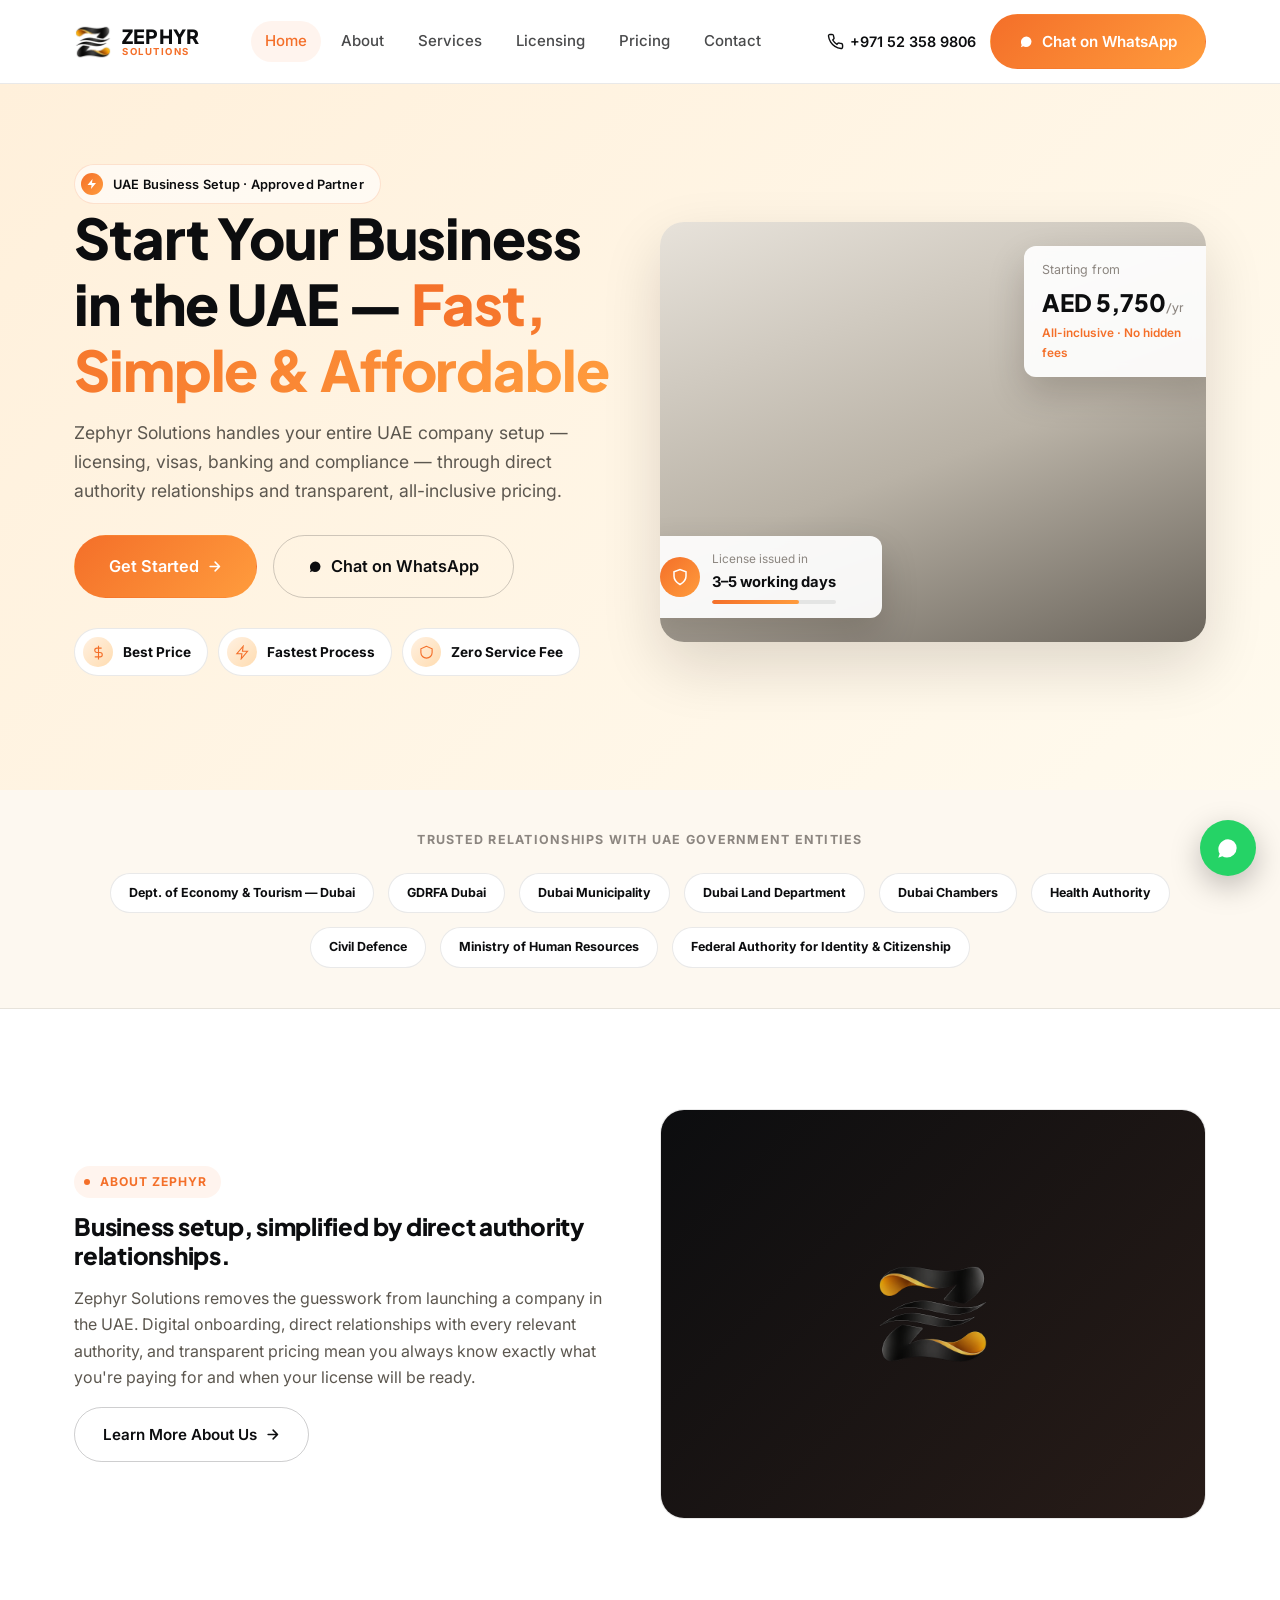
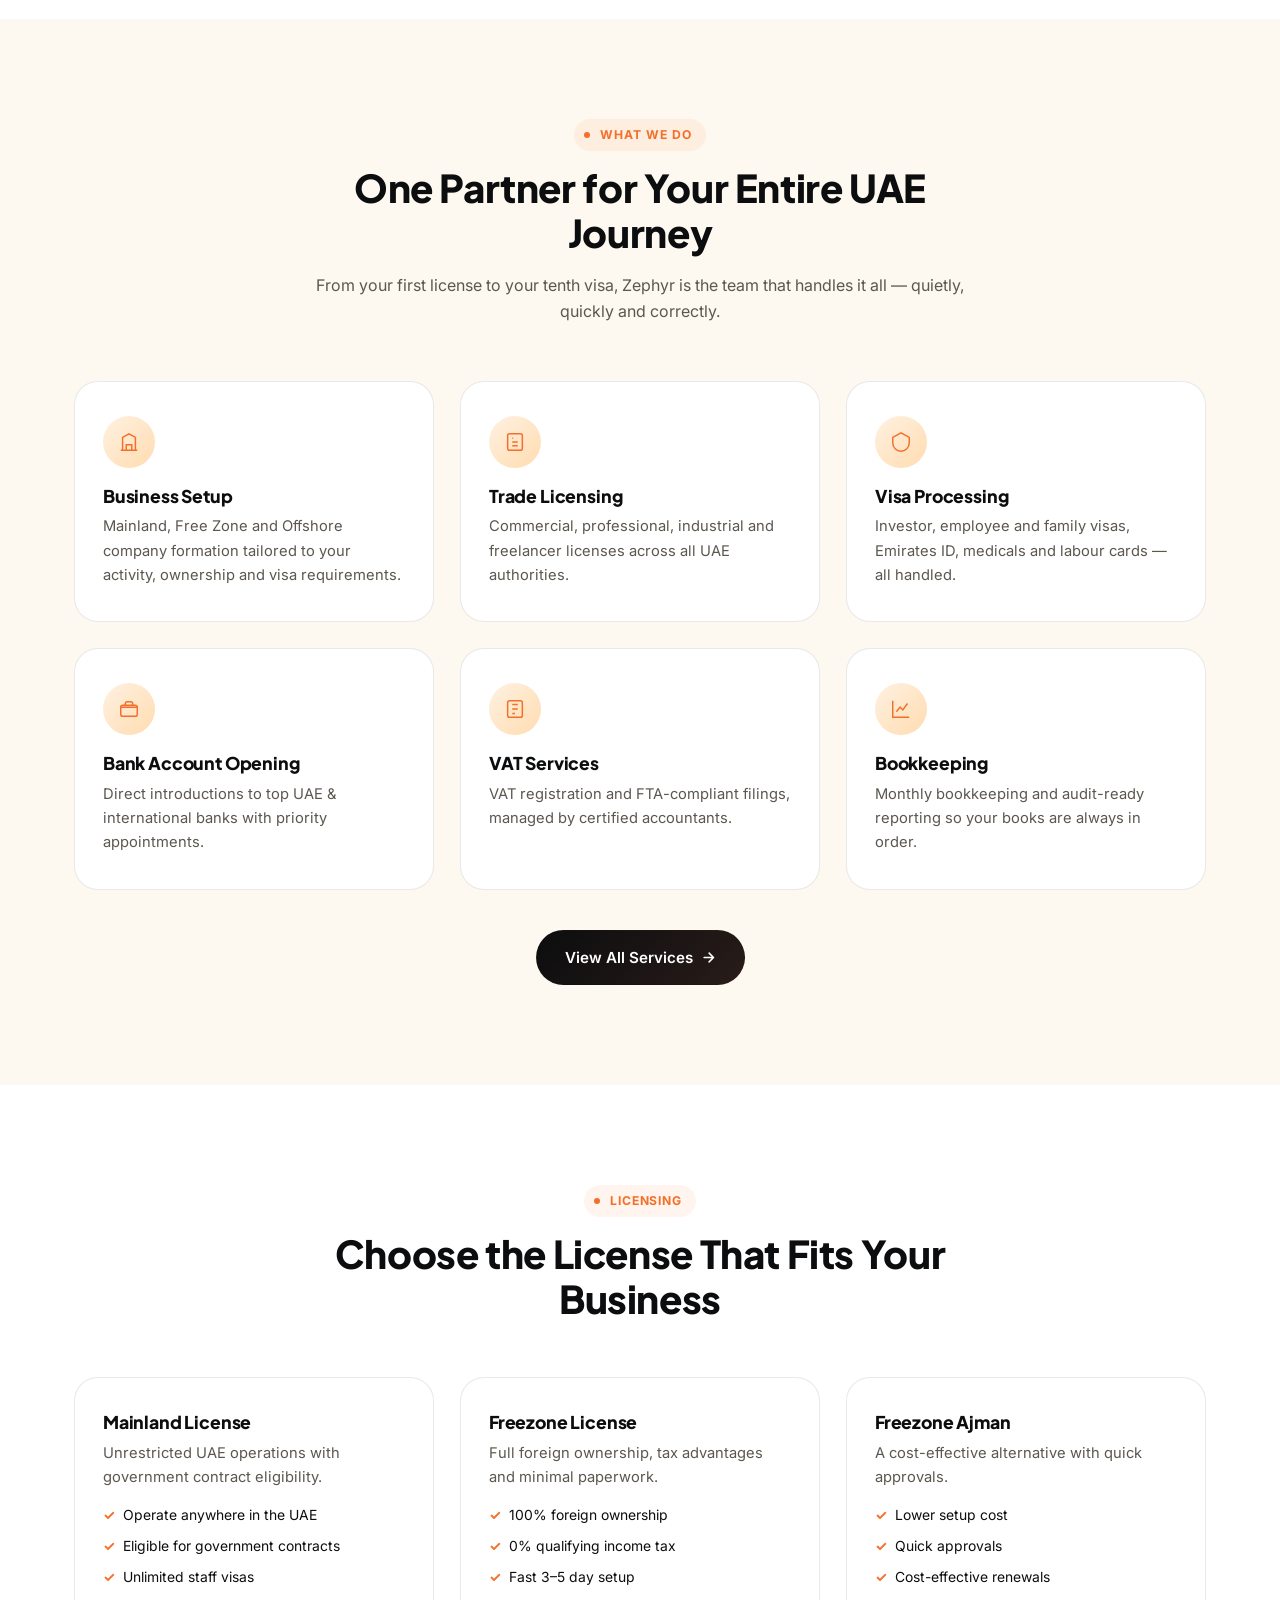
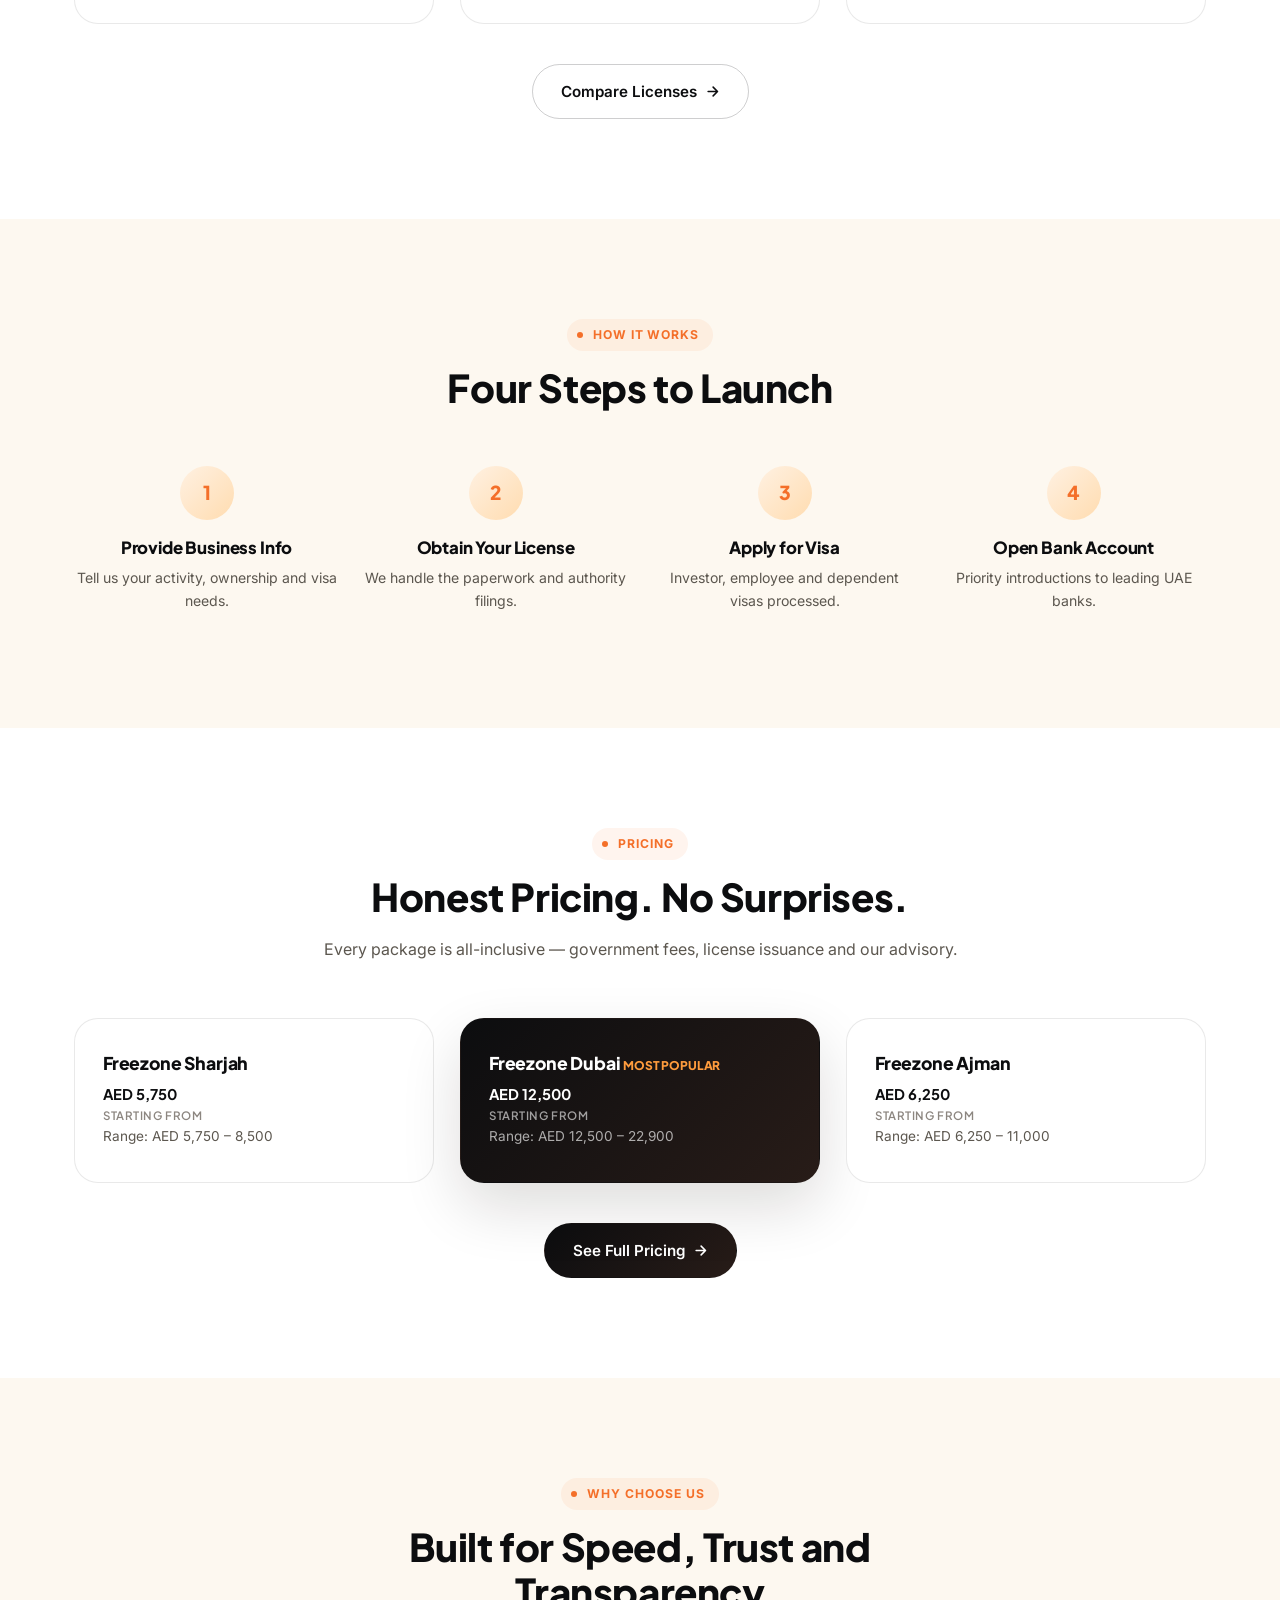
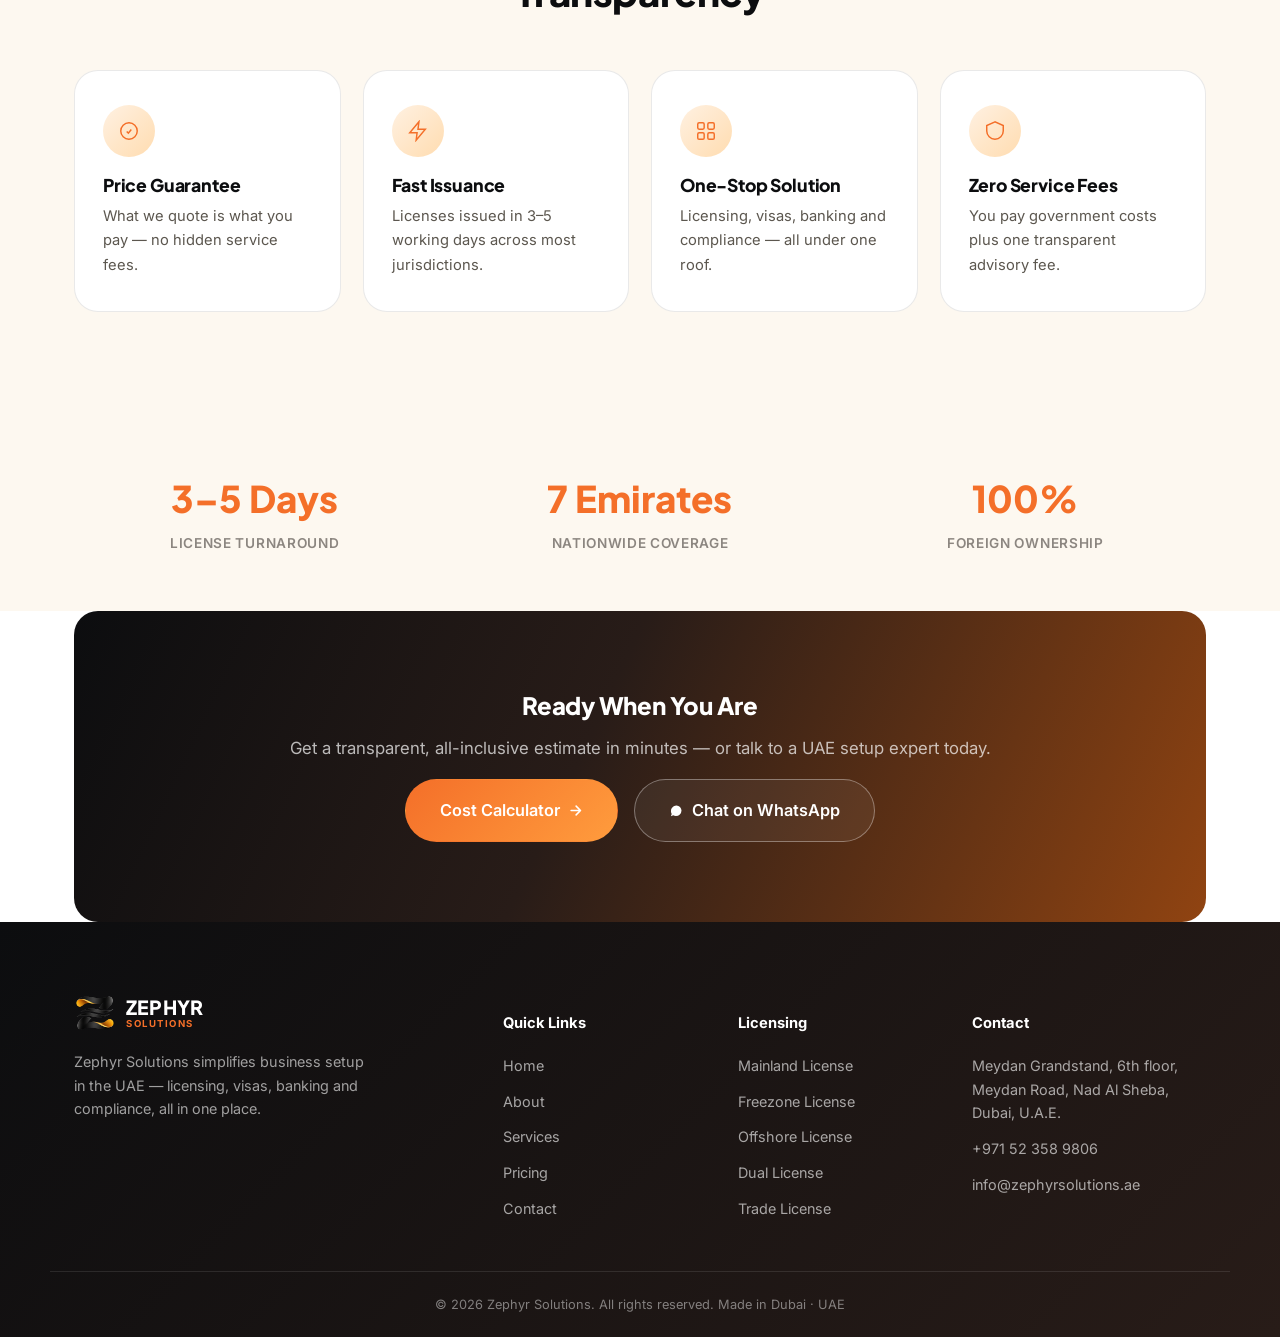
<file: index.html>
<!DOCTYPE html>
<html lang="en">
<head>
<meta charset="UTF-8">
<meta name="viewport" content="width=device-width, initial-scale=1.0">
<title>Zephyr Solutions | Start Your Business in the UAE</title>
<meta name="description" content="Start your business in the UAE with Zephyr Solutions. Company formation, licensing, visas, banking and compliance — fast, transparent and fully managed.">
<link rel="icon" type="image/png" href="assets/img/icon-mark.png">
<link rel="preconnect" href="https://fonts.googleapis.com">
<link rel="preconnect" href="https://fonts.gstatic.com" crossorigin>
<link href="https://fonts.googleapis.com/css2?family=Plus+Jakarta+Sans:wght@700;800&family=Inter:wght@400;500;600;700&display=swap" rel="stylesheet">
<link rel="stylesheet" href="css/style.css">
</head>
<body>

<header class="site-header" id="header">
  <div class="container header-inner">
    <a href="index.html" class="brand"><img src="assets/img/icon-mark.png" alt="" class="brand-icon"><span class="brand-text"><strong>ZEPHYR</strong><small>SOLUTIONS</small></span></a>
    <nav class="main-nav" id="mainNav">
      <a href="index.html" class="active">Home</a>
      <a href="about.html">About</a>
      <a href="services.html">Services</a>
      <a href="licensing.html">Licensing</a>
      <a href="pricing.html">Pricing</a>
      <a href="contact.html">Contact</a>
    </nav>
    <div class="header-actions">
      <a href="tel:+971523589806" class="header-call">
        <svg viewBox="0 0 24 24" fill="none" stroke="currentColor" stroke-width="2"><path d="M22 16.92v3a2 2 0 0 1-2.18 2 19.79 19.79 0 0 1-8.63-3.07 19.5 19.5 0 0 1-6-6 19.79 19.79 0 0 1-3.07-8.67A2 2 0 0 1 4.11 2h3a2 2 0 0 1 2 1.72c.127.96.361 1.903.7 2.81a2 2 0 0 1-.45 2.11L8.09 9.91a16 16 0 0 0 6 6l1.27-1.27a2 2 0 0 1 2.11-.45c.907.339 1.85.573 2.81.7A2 2 0 0 1 22 16.92z"/></svg>
        <span>+971 52 358 9806</span>
      </a>
      <a href="https://wa.me/971523589806" target="_blank" rel="noopener" class="btn-whatsapp btn btn-gold">Chat on WhatsApp</a>
      <button class="nav-toggle" id="navToggle" aria-label="Toggle menu" aria-expanded="false"><span></span><span></span><span></span></button>
    </div>
  </div>
</header>

<main>
  <!-- HERO -->
  <section class="page-hero">
    <div class="container hero-inner grid-2">
      <div>
        <span class="pill pill--icon"><span class="pill-icon-badge"><svg viewBox="0 0 24 24" fill="currentColor"><path d="M13 2 3 14h8l-1 8 10-12h-8l1-8Z"/></svg></span>UAE Business Setup · Approved Partner</span>
        <h1>Start Your Business in the UAE — <span class="accent-text">Fast, Simple &amp; Affordable</span></h1>
        <p class="hero-sub">Zephyr Solutions handles your entire UAE company setup — licensing, visas, banking and compliance — through direct authority relationships and transparent, all-inclusive pricing.</p>
        <div class="hero-cta">
          <a href="contact.html" class="btn btn-gold btn-lg">Get Started</a>
          <a href="https://wa.me/971523589806" target="_blank" rel="noopener" class="btn-whatsapp btn btn-outline btn-lg">Chat on WhatsApp</a>
        </div>
        <div class="hero-badges" style="margin-top:30px;">
          <span class="feature-badge"><span class="feature-badge-icon"><svg viewBox="0 0 24 24" fill="none" stroke="currentColor" stroke-width="1.8"><path d="M12 1v22M17 5H9.5a3.5 3.5 0 0 0 0 7h5a3.5 3.5 0 0 1 0 7H6"/></svg></span>Best Price</span>
          <span class="feature-badge"><span class="feature-badge-icon"><svg viewBox="0 0 24 24" fill="none" stroke="currentColor" stroke-width="1.8"><path d="M13 2 3 14h8l-1 8 10-12h-8l1-8Z"/></svg></span>Fastest Process</span>
          <span class="feature-badge"><span class="feature-badge-icon"><svg viewBox="0 0 24 24" fill="none" stroke="currentColor" stroke-width="1.8"><path d="M12 2 3 6v6c0 5 4 9 9 9s9-4 9-9V6Z"/></svg></span>Zero Service Fee</span>
        </div>
      </div>
      <div class="hero-visual">
        <div class="hero-visual-panel">
          <div class="float-card float-card--top">
            <div class="fc-label">Starting from</div>
            <div class="fc-price">AED 5,750<span>/yr</span></div>
            <div class="fc-note">All-inclusive · No hidden fees</div>
          </div>
          <div class="float-card float-card--bottom">
            <div class="fc-icon"><svg width="18" height="18" viewBox="0 0 24 24" fill="none" stroke="currentColor" stroke-width="2"><path d="M12 22s8-4.5 8-11V5l-8-3-8 3v6c0 6.5 8 11 8 11Z"/></svg></div>
            <div>
              <div class="fc-label">License issued in</div>
              <div class="fc-value">3–5 working days</div>
              <div class="fc-bar"><span></span></div>
            </div>
          </div>
        </div>
      </div>
    </div>
  </section>

  <!-- PARTNER STRIP -->
  <section class="partner-strip">
    <div class="container">
      <p class="strip-label">Trusted relationships with UAE government entities</p>
      <div class="partner-grid">
        <span class="partner-badge">Dept. of Economy &amp; Tourism — Dubai</span>
        <span class="partner-badge">GDRFA Dubai</span>
        <span class="partner-badge">Dubai Municipality</span>
        <span class="partner-badge">Dubai Land Department</span>
        <span class="partner-badge">Dubai Chambers</span>
        <span class="partner-badge">Health Authority</span>
        <span class="partner-badge">Civil Defence</span>
        <span class="partner-badge">Ministry of Human Resources</span>
        <span class="partner-badge">Federal Authority for Identity &amp; Citizenship</span>
      </div>
    </div>
  </section>

  <!-- ABOUT TEASER -->
  <section class="section">
    <div class="container grid-2">
      <div class="reveal">
        <span class="eyebrow">About Zephyr</span>
        <h2>Business setup, simplified by direct authority relationships.</h2>
        <p>Zephyr Solutions removes the guesswork from launching a company in the UAE. Digital onboarding, direct relationships with every relevant authority, and transparent pricing mean you always know exactly what you're paying for and when your license will be ready.</p>
        <a href="about.html" class="btn btn-outline">Learn More About Us</a>
      </div>
      <div class="reveal">
        <div class="card" style="padding:0; overflow:hidden;">
          <div style="aspect-ratio:4/3; background:var(--ink-grad); display:flex; align-items:center; justify-content:center;">
            <img src="assets/img/icon-mark.png" alt="" style="width:22%; opacity:0.85;">
          </div>
        </div>
      </div>
    </div>
  </section>

  <!-- SERVICES TEASER -->
  <section class="section section--tint">
    <div class="container">
      <div class="section-head">
        <span class="eyebrow">What We Do</span>
        <h2>One Partner for Your Entire UAE Journey</h2>
        <p>From your first license to your tenth visa, Zephyr is the team that handles it all — quietly, quickly and correctly.</p>
      </div>
      <div class="grid-3">
        <div class="card reveal">
          <div class="card-icon"><svg viewBox="0 0 24 24" fill="none" stroke="currentColor" stroke-width="1.6"><path d="M3 21h18M5 21V7l7-4 7 4v14M9 21v-6h6v6"/></svg></div>
          <h3>Business Setup</h3>
          <p>Mainland, Free Zone and Offshore company formation tailored to your activity, ownership and visa requirements.</p>
        </div>
        <div class="card reveal">
          <div class="card-icon"><svg viewBox="0 0 24 24" fill="none" stroke="currentColor" stroke-width="1.6"><path d="M9 12h6M9 16h6M9 8h1"/><rect x="4" y="3" width="16" height="18" rx="2"/></svg></div>
          <h3>Trade Licensing</h3>
          <p>Commercial, professional, industrial and freelancer licenses across all UAE authorities.</p>
        </div>
        <div class="card reveal">
          <div class="card-icon"><svg viewBox="0 0 24 24" fill="none" stroke="currentColor" stroke-width="1.6"><path d="M12 2 3 7v6c0 5 4 9 9 9s9-4 9-9V7Z"/></svg></div>
          <h3>Visa Processing</h3>
          <p>Investor, employee and family visas, Emirates ID, medicals and labour cards — all handled.</p>
        </div>
        <div class="card reveal">
          <div class="card-icon"><svg viewBox="0 0 24 24" fill="none" stroke="currentColor" stroke-width="1.6"><rect x="3" y="8" width="18" height="12" rx="2"/><path d="M3 10h18M8 8V6a2 2 0 0 1 2-2h4a2 2 0 0 1 2 2v2"/></svg></div>
          <h3>Bank Account Opening</h3>
          <p>Direct introductions to top UAE &amp; international banks with priority appointments.</p>
        </div>
        <div class="card reveal">
          <div class="card-icon"><svg viewBox="0 0 24 24" fill="none" stroke="currentColor" stroke-width="1.6"><path d="M9 7h6M9 12h6M9 17h3"/><rect x="4" y="3" width="16" height="18" rx="2"/></svg></div>
          <h3>VAT Services</h3>
          <p>VAT registration and FTA-compliant filings, managed by certified accountants.</p>
        </div>
        <div class="card reveal">
          <div class="card-icon"><svg viewBox="0 0 24 24" fill="none" stroke="currentColor" stroke-width="1.6"><path d="M3 3v18h18M7 15l4-5 3 3 5-7"/></svg></div>
          <h3>Bookkeeping</h3>
          <p>Monthly bookkeeping and audit-ready reporting so your books are always in order.</p>
        </div>
      </div>
      <div style="text-align:center; margin-top:40px;">
        <a href="services.html" class="btn btn-primary">View All Services</a>
      </div>
    </div>
  </section>

  <!-- LICENSING TEASER -->
  <section class="section">
    <div class="container">
      <div class="section-head">
        <span class="eyebrow">Licensing</span>
        <h2>Choose the License That Fits Your Business</h2>
      </div>
      <div class="grid-3">
        <div class="card reveal">
          <h3>Mainland License</h3>
          <p>Unrestricted UAE operations with government contract eligibility.</p>
          <ul>
            <li>Operate anywhere in the UAE</li>
            <li>Eligible for government contracts</li>
            <li>Unlimited staff visas</li>
          </ul>
        </div>
        <div class="card reveal">
          <h3>Freezone License</h3>
          <p>Full foreign ownership, tax advantages and minimal paperwork.</p>
          <ul>
            <li>100% foreign ownership</li>
            <li>0% qualifying income tax</li>
            <li>Fast 3–5 day setup</li>
          </ul>
        </div>
        <div class="card reveal">
          <h3>Freezone Ajman</h3>
          <p>A cost-effective alternative with quick approvals.</p>
          <ul>
            <li>Lower setup cost</li>
            <li>Quick approvals</li>
            <li>Cost-effective renewals</li>
          </ul>
        </div>
      </div>
      <div style="text-align:center; margin-top:40px;">
        <a href="licensing.html" class="btn btn-outline">Compare Licenses</a>
      </div>
    </div>
  </section>

  <!-- PROCESS -->
  <section class="section section--tint">
    <div class="container">
      <div class="section-head">
        <span class="eyebrow">How It Works</span>
        <h2>Four Steps to Launch</h2>
      </div>
      <div class="steps">
        <div class="step reveal">
          <div class="step-num">1</div>
          <h3>Provide Business Info</h3>
          <p>Tell us your activity, ownership and visa needs.</p>
        </div>
        <div class="step reveal">
          <div class="step-num">2</div>
          <h3>Obtain Your License</h3>
          <p>We handle the paperwork and authority filings.</p>
        </div>
        <div class="step reveal">
          <div class="step-num">3</div>
          <h3>Apply for Visa</h3>
          <p>Investor, employee and dependent visas processed.</p>
        </div>
        <div class="step reveal">
          <div class="step-num">4</div>
          <h3>Open Bank Account</h3>
          <p>Priority introductions to leading UAE banks.</p>
        </div>
      </div>
    </div>
  </section>

  <!-- PRICING TEASER -->
  <section class="section">
    <div class="container">
      <div class="section-head">
        <span class="eyebrow">Pricing</span>
        <h2>Honest Pricing. No Surprises.</h2>
        <p>Every package is all-inclusive — government fees, license issuance and our advisory.</p>
      </div>
      <div class="grid-3">
        <div class="card reveal">
          <h3>Freezone Sharjah</h3>
          <p class="price">AED 5,750<span>Starting From</span></p>
          <p style="font-size:0.85rem;">Range: AED 5,750 – 8,500</p>
        </div>
        <div class="card reveal" style="background: var(--ink-grad); border-color: transparent; box-shadow: var(--shadow);">
          <h3 style="color:#fff;">Freezone Dubai <span style="color:var(--gold-light); font-size:0.75rem; font-weight:800;">MOST POPULAR</span></h3>
          <p class="price" style="color:#fff;">AED 12,500<span style="color:rgba(255,255,255,0.6);">Starting From</span></p>
          <p style="font-size:0.85rem; color:rgba(255,255,255,0.65);">Range: AED 12,500 – 22,900</p>
        </div>
        <div class="card reveal">
          <h3>Freezone Ajman</h3>
          <p class="price">AED 6,250<span>Starting From</span></p>
          <p style="font-size:0.85rem;">Range: AED 6,250 – 11,000</p>
        </div>
      </div>
      <div style="text-align:center; margin-top:40px;">
        <a href="pricing.html" class="btn btn-primary">See Full Pricing</a>
      </div>
    </div>
  </section>

  <!-- WHY CHOOSE US -->
  <section class="section section--navy">
    <div class="container">
      <div class="section-head">
        <span class="eyebrow">Why Choose Us</span>
        <h2>Built for Speed, Trust and Transparency</h2>
      </div>
      <div class="grid-4">
        <div class="card reveal">
          <div class="card-icon"><svg viewBox="0 0 24 24" fill="none" stroke="currentColor" stroke-width="1.6"><circle cx="12" cy="12" r="9"/><path d="M9.5 12.5l1.8 1.8 3.2-4"/></svg></div>
          <h3>Price Guarantee</h3>
          <p>What we quote is what you pay — no hidden service fees.</p>
        </div>
        <div class="card reveal">
          <div class="card-icon"><svg viewBox="0 0 24 24" fill="none" stroke="currentColor" stroke-width="1.6"><path d="M13 2 3 14h8l-1 8 10-12h-8l1-8Z"/></svg></div>
          <h3>Fast Issuance</h3>
          <p>Licenses issued in 3–5 working days across most jurisdictions.</p>
        </div>
        <div class="card reveal">
          <div class="card-icon"><svg viewBox="0 0 24 24" fill="none" stroke="currentColor" stroke-width="1.6"><rect x="3" y="3" width="7" height="7" rx="1.5"/><rect x="14" y="3" width="7" height="7" rx="1.5"/><rect x="3" y="14" width="7" height="7" rx="1.5"/><rect x="14" y="14" width="7" height="7" rx="1.5"/></svg></div>
          <h3>One-Stop Solution</h3>
          <p>Licensing, visas, banking and compliance — all under one roof.</p>
        </div>
        <div class="card reveal">
          <div class="card-icon"><svg viewBox="0 0 24 24" fill="none" stroke="currentColor" stroke-width="1.6"><path d="M12 2 3 6v6c0 5 4 9 9 9s9-4 9-9V6Z"/></svg></div>
          <h3>Zero Service Fees</h3>
          <p>You pay government costs plus one transparent advisory fee.</p>
        </div>
      </div>
    </div>
  </section>

  <!-- STATS BANNER -->
  <section class="stats-banner">
    <div class="container stats-grid">
      <div><strong>3–5 Days</strong><span>License Turnaround</span></div>
      <div><strong>7 Emirates</strong><span>Nationwide Coverage</span></div>
      <div><strong>100%</strong><span>Foreign Ownership</span></div>
    </div>
  </section>

  <!-- CTA -->
  <section class="cta-banner">
    <div class="container reveal">
      <h2>Ready When You Are</h2>
      <p>Get a transparent, all-inclusive estimate in minutes — or talk to a UAE setup expert today.</p>
      <div class="hero-cta">
        <a href="pricing.html" class="btn btn-gold btn-lg">Cost Calculator</a>
        <a href="https://wa.me/971523589806" target="_blank" rel="noopener" class="btn-whatsapp btn btn-outline-light btn-lg">Chat on WhatsApp</a>
      </div>
    </div>
  </section>
</main>

<footer class="site-footer">
  <div class="container footer-grid">
    <div class="footer-brand">
      <a href="index.html" class="brand"><img src="assets/img/icon-mark.png" alt="" class="brand-icon"><span class="brand-text"><strong>ZEPHYR</strong><small>SOLUTIONS</small></span></a>
      <p>Zephyr Solutions simplifies business setup in the UAE — licensing, visas, banking and compliance, all in one place.</p>
    </div>
    <div class="footer-links">
      <h4>Quick Links</h4>
      <a href="index.html">Home</a>
      <a href="about.html">About</a>
      <a href="services.html">Services</a>
      <a href="pricing.html">Pricing</a>
      <a href="contact.html">Contact</a>
    </div>
    <div class="footer-licensing">
      <h4>Licensing</h4>
      <a href="licensing.html">Mainland License</a>
      <a href="licensing.html">Freezone License</a>
      <a href="licensing.html">Offshore License</a>
      <a href="licensing.html">Dual License</a>
      <a href="licensing.html">Trade License</a>
    </div>
    <div class="footer-contact">
      <h4>Contact</h4>
      <span>Meydan Grandstand, 6th floor, Meydan Road, Nad Al Sheba, Dubai, U.A.E.</span>
      <a href="tel:+971523589806">+971 52 358 9806</a>
      <a href="mailto:info@zephyrsolutions.ae">info@zephyrsolutions.ae</a>
    </div>
  </div>
  <div class="container footer-bottom">
    <span>&copy; <span id="year"></span> Zephyr Solutions. All rights reserved. Made in Dubai · UAE</span>
  </div>
</footer>

<a href="https://wa.me/971523589806" target="_blank" rel="noopener" class="whatsapp-fab" aria-label="Chat on WhatsApp">
  <svg width="26" height="26" viewBox="0 0 24 24" fill="currentColor"><path d="M17.6 6.32A8.86 8.86 0 0 0 12.05 4a8.94 8.94 0 0 0-7.75 13.4L3 21l3.72-1.28a8.9 8.9 0 0 0 4.32 1.1h.01A8.94 8.94 0 0 0 20 12.02a8.86 8.86 0 0 0-2.4-5.7Z"/></svg>
</a>

<script src="js/main.js"></script>
</body>
</html>
</file>
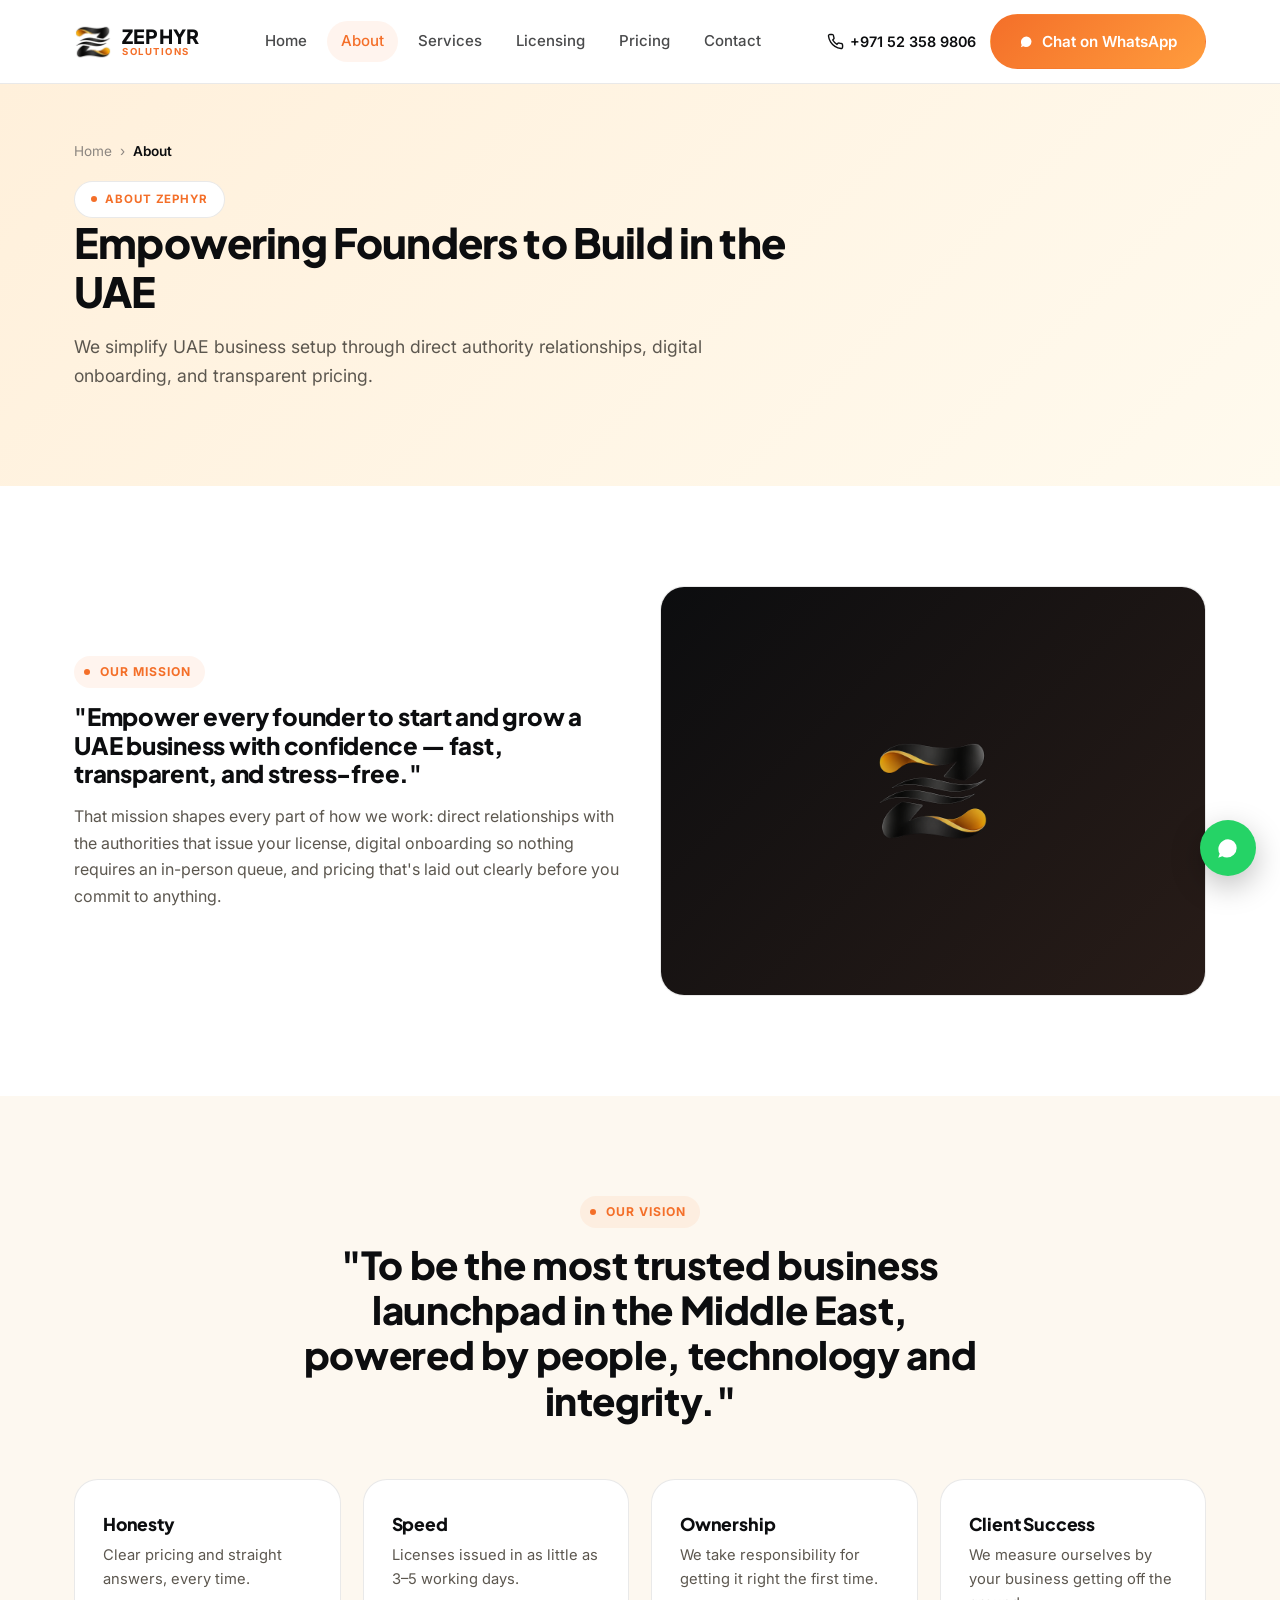
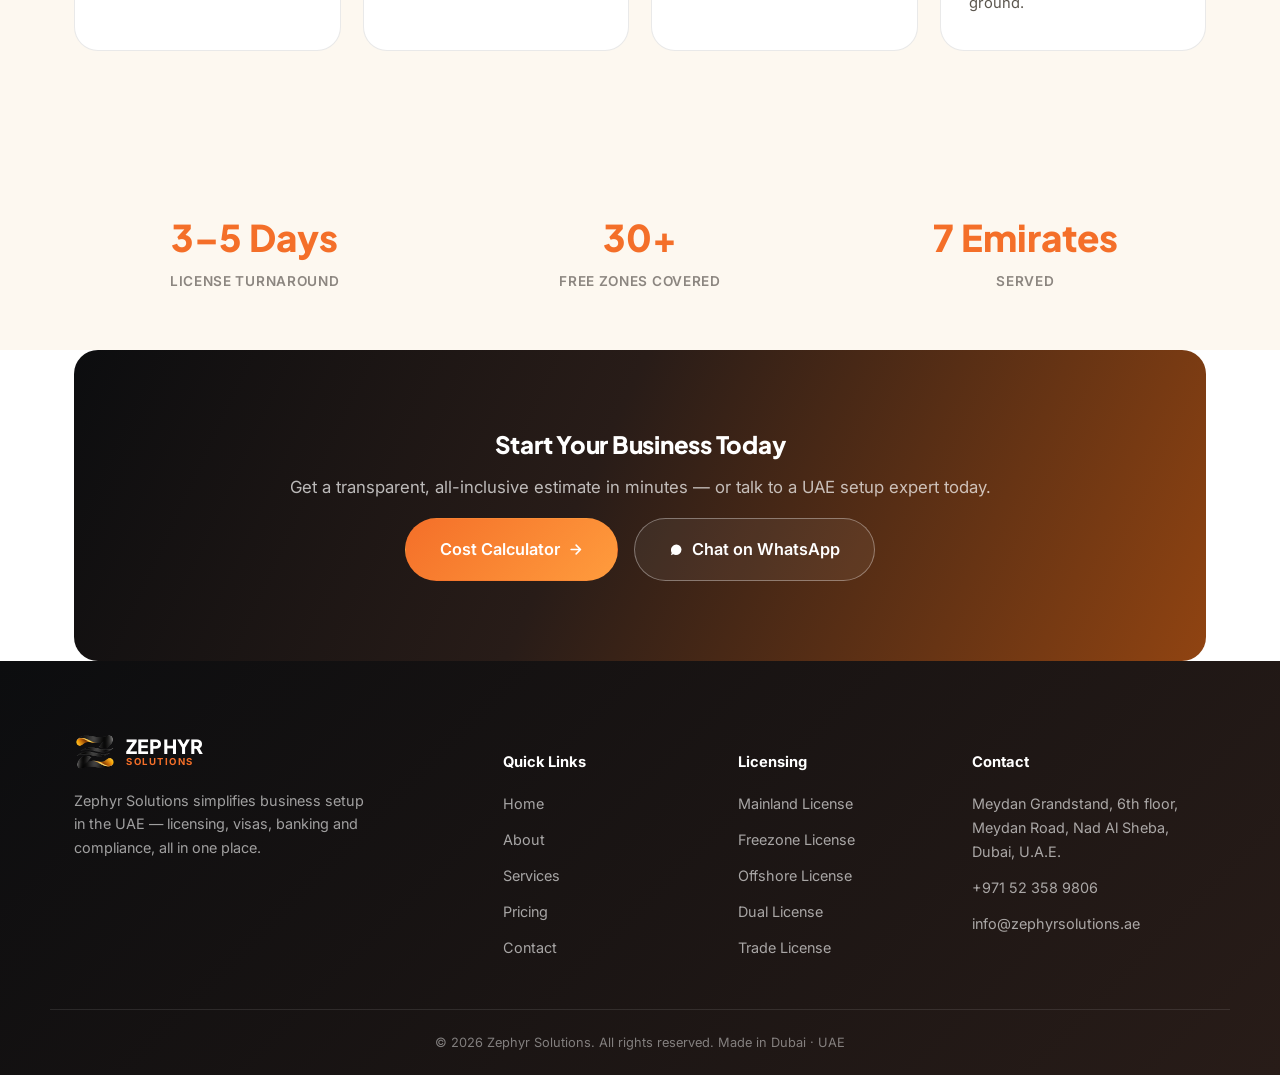
<file: about.html>
<!DOCTYPE html>
<html lang="en">
<head>
<meta charset="UTF-8">
<meta name="viewport" content="width=device-width, initial-scale=1.0">
<title>About Us | Zephyr Solutions</title>
<meta name="description" content="Zephyr Solutions empowers every founder to start and grow a UAE business with confidence — fast, transparent, and stress-free.">
<link rel="icon" type="image/png" href="assets/img/icon-mark.png">
<link rel="preconnect" href="https://fonts.googleapis.com">
<link rel="preconnect" href="https://fonts.gstatic.com" crossorigin>
<link href="https://fonts.googleapis.com/css2?family=Plus+Jakarta+Sans:wght@700;800&family=Inter:wght@400;500;600;700&display=swap" rel="stylesheet">
<link rel="stylesheet" href="css/style.css">
</head>
<body>

<header class="site-header" id="header">
  <div class="container header-inner">
    <a href="index.html" class="brand"><img src="assets/img/icon-mark.png" alt="" class="brand-icon"><span class="brand-text"><strong>ZEPHYR</strong><small>SOLUTIONS</small></span></a>
    <nav class="main-nav" id="mainNav">
      <a href="index.html">Home</a>
      <a href="about.html" class="active">About</a>
      <a href="services.html">Services</a>
      <a href="licensing.html">Licensing</a>
      <a href="pricing.html">Pricing</a>
      <a href="contact.html">Contact</a>
    </nav>
    <div class="header-actions">
      <a href="tel:+971523589806" class="header-call">
        <svg viewBox="0 0 24 24" fill="none" stroke="currentColor" stroke-width="2"><path d="M22 16.92v3a2 2 0 0 1-2.18 2 19.79 19.79 0 0 1-8.63-3.07 19.5 19.5 0 0 1-6-6 19.79 19.79 0 0 1-3.07-8.67A2 2 0 0 1 4.11 2h3a2 2 0 0 1 2 1.72c.127.96.361 1.903.7 2.81a2 2 0 0 1-.45 2.11L8.09 9.91a16 16 0 0 0 6 6l1.27-1.27a2 2 0 0 1 2.11-.45c.907.339 1.85.573 2.81.7A2 2 0 0 1 22 16.92z"/></svg>
        <span>+971 52 358 9806</span>
      </a>
      <a href="https://wa.me/971523589806" target="_blank" rel="noopener" class="btn-whatsapp btn btn-gold">Chat on WhatsApp</a>
      <button class="nav-toggle" id="navToggle" aria-label="Toggle menu" aria-expanded="false"><span></span><span></span><span></span></button>
    </div>
  </div>
</header>

<main>
  <section class="page-hero compact">
    <div class="container hero-inner">
      <div class="breadcrumb"><a href="index.html">Home</a> <span>›</span> <span class="current">About</span></div>
      <span class="pill pill--label">About Zephyr</span>
      <h1>Empowering Founders to Build in the UAE</h1>
      <p class="hero-sub">We simplify UAE business setup through direct authority relationships, digital onboarding, and transparent pricing.</p>
    </div>
  </section>

  <section class="section">
    <div class="container grid-2">
      <div class="reveal">
        <span class="eyebrow">Our Mission</span>
        <h2>"Empower every founder to start and grow a UAE business with confidence — fast, transparent, and stress-free."</h2>
        <p>That mission shapes every part of how we work: direct relationships with the authorities that issue your license, digital onboarding so nothing requires an in-person queue, and pricing that's laid out clearly before you commit to anything.</p>
      </div>
      <div class="reveal">
        <div class="card" style="padding:0; overflow:hidden;">
          <div style="aspect-ratio:4/3; background:var(--ink-grad); display:flex; align-items:center; justify-content:center;">
            <img src="assets/img/icon-mark.png" alt="" style="width:22%; opacity:0.85;">
          </div>
        </div>
      </div>
    </div>
  </section>

  <section class="section section--tint">
    <div class="container">
      <div class="section-head">
        <span class="eyebrow">Our Vision</span>
        <h2>"To be the most trusted business launchpad in the Middle East, powered by people, technology and integrity."</h2>
      </div>
      <div class="grid-4">
        <div class="card reveal"><h3>Honesty</h3><p>Clear pricing and straight answers, every time.</p></div>
        <div class="card reveal"><h3>Speed</h3><p>Licenses issued in as little as 3–5 working days.</p></div>
        <div class="card reveal"><h3>Ownership</h3><p>We take responsibility for getting it right the first time.</p></div>
        <div class="card reveal"><h3>Client Success</h3><p>We measure ourselves by your business getting off the ground.</p></div>
      </div>
    </div>
  </section>

  <section class="stats-banner">
    <div class="container stats-grid">
      <div><strong>3–5 Days</strong><span>License Turnaround</span></div>
      <div><strong>30+</strong><span>Free Zones Covered</span></div>
      <div><strong>7 Emirates</strong><span>Served</span></div>
    </div>
  </section>

  <section class="cta-banner">
    <div class="container reveal">
      <h2>Start Your Business Today</h2>
      <p>Get a transparent, all-inclusive estimate in minutes — or talk to a UAE setup expert today.</p>
      <div class="hero-cta">
        <a href="pricing.html" class="btn btn-gold btn-lg">Cost Calculator</a>
        <a href="https://wa.me/971523589806" target="_blank" rel="noopener" class="btn-whatsapp btn btn-outline-light btn-lg">Chat on WhatsApp</a>
      </div>
    </div>
  </section>
</main>

<footer class="site-footer">
  <div class="container footer-grid">
    <div class="footer-brand">
      <a href="index.html" class="brand"><img src="assets/img/icon-mark.png" alt="" class="brand-icon"><span class="brand-text"><strong>ZEPHYR</strong><small>SOLUTIONS</small></span></a>
      <p>Zephyr Solutions simplifies business setup in the UAE — licensing, visas, banking and compliance, all in one place.</p>
    </div>
    <div class="footer-links">
      <h4>Quick Links</h4>
      <a href="index.html">Home</a>
      <a href="about.html">About</a>
      <a href="services.html">Services</a>
      <a href="pricing.html">Pricing</a>
      <a href="contact.html">Contact</a>
    </div>
    <div class="footer-licensing">
      <h4>Licensing</h4>
      <a href="licensing.html">Mainland License</a>
      <a href="licensing.html">Freezone License</a>
      <a href="licensing.html">Offshore License</a>
      <a href="licensing.html">Dual License</a>
      <a href="licensing.html">Trade License</a>
    </div>
    <div class="footer-contact">
      <h4>Contact</h4>
      <span>Meydan Grandstand, 6th floor, Meydan Road, Nad Al Sheba, Dubai, U.A.E.</span>
      <a href="tel:+971523589806">+971 52 358 9806</a>
      <a href="mailto:info@zephyrsolutions.ae">info@zephyrsolutions.ae</a>
    </div>
  </div>
  <div class="container footer-bottom">
    <span>&copy; <span id="year"></span> Zephyr Solutions. All rights reserved. Made in Dubai · UAE</span>
  </div>
</footer>

<a href="https://wa.me/971523589806" target="_blank" rel="noopener" class="whatsapp-fab" aria-label="Chat on WhatsApp">
  <svg width="26" height="26" viewBox="0 0 24 24" fill="currentColor"><path d="M17.6 6.32A8.86 8.86 0 0 0 12.05 4a8.94 8.94 0 0 0-7.75 13.4L3 21l3.72-1.28a8.9 8.9 0 0 0 4.32 1.1h.01A8.94 8.94 0 0 0 20 12.02a8.86 8.86 0 0 0-2.4-5.7Z"/></svg>
</a>

<script src="js/main.js"></script>
</body>
</html>
</file>
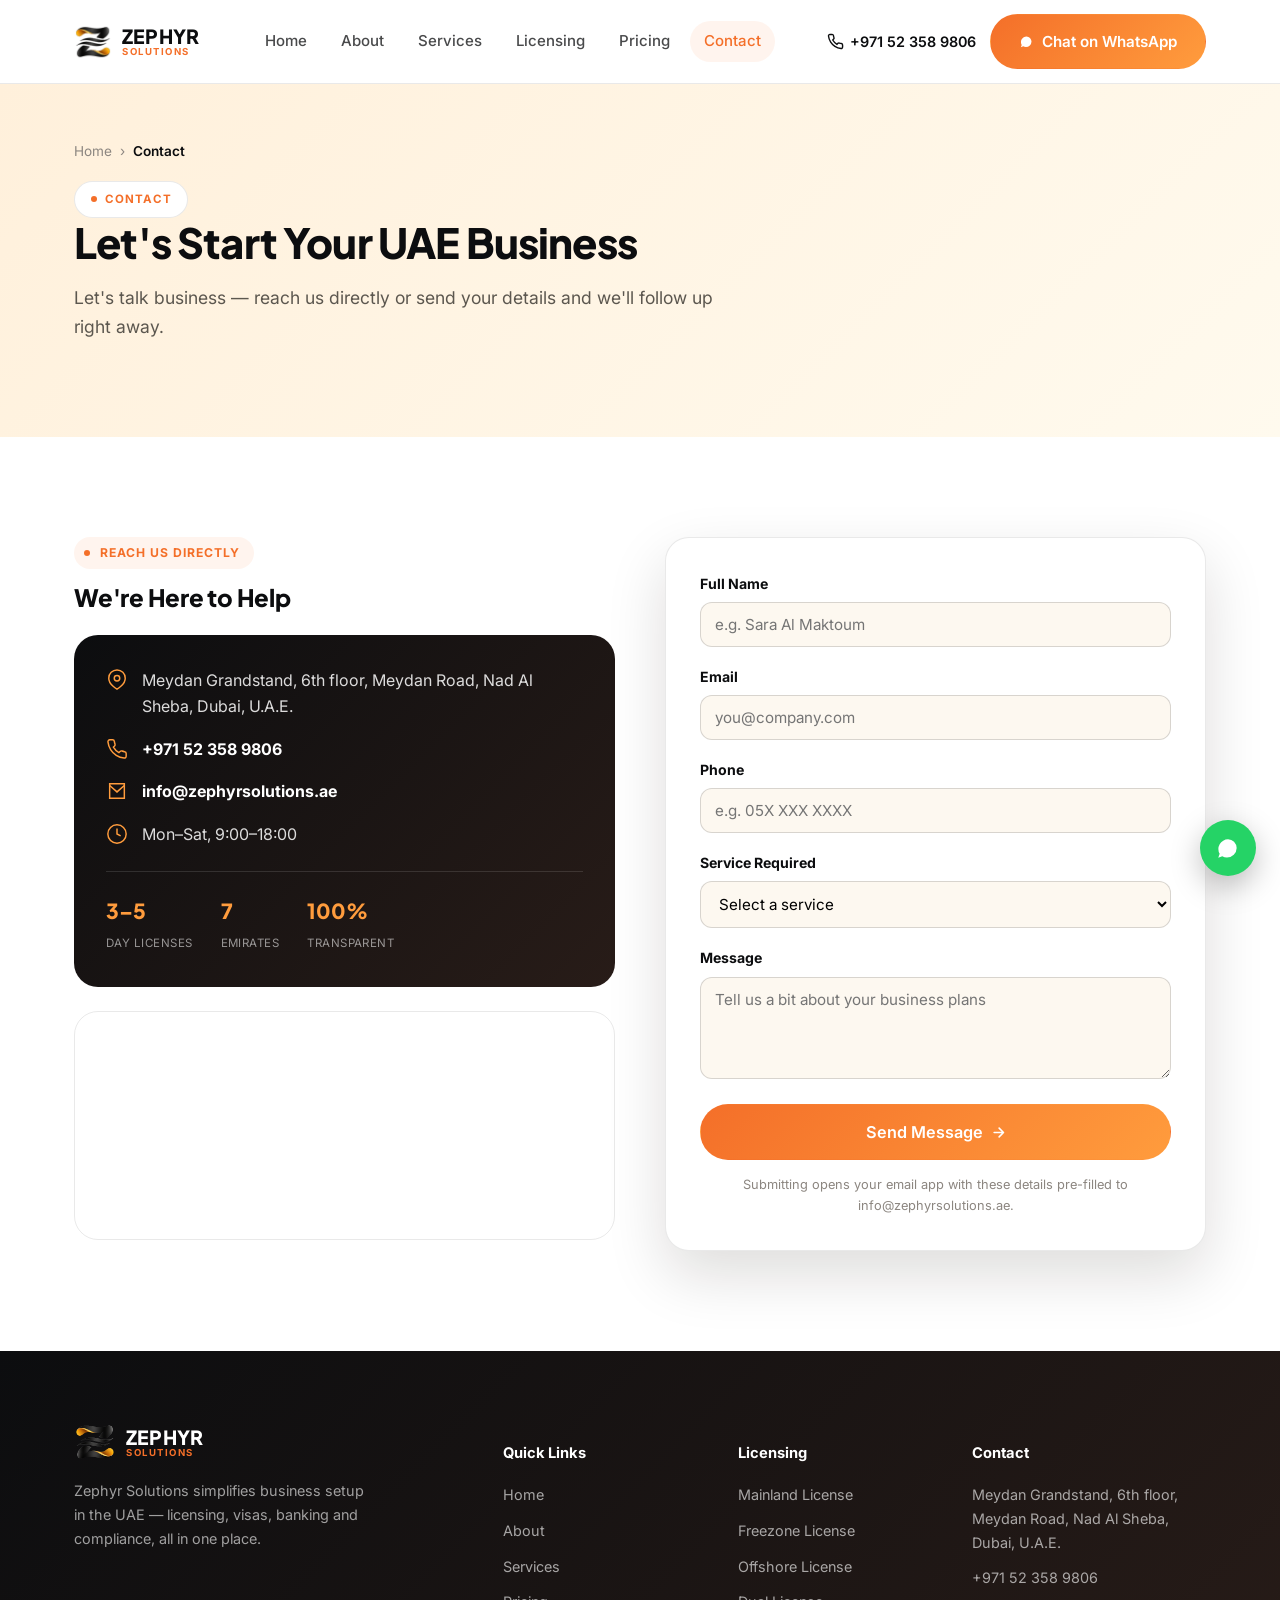
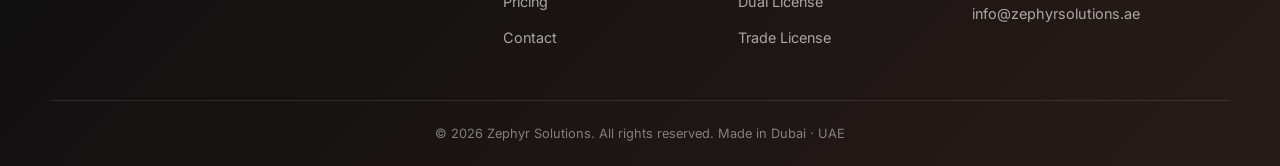
<file: contact.html>
<!DOCTYPE html>
<html lang="en">
<head>
<meta charset="UTF-8">
<meta name="viewport" content="width=device-width, initial-scale=1.0">
<title>Contact | Zephyr Solutions</title>
<meta name="description" content="Let's start your UAE business. Reach Zephyr Solutions by phone, WhatsApp, email or visit us at Meydan Grandstand, Dubai.">
<link rel="icon" type="image/png" href="assets/img/icon-mark.png">
<link rel="preconnect" href="https://fonts.googleapis.com">
<link rel="preconnect" href="https://fonts.gstatic.com" crossorigin>
<link href="https://fonts.googleapis.com/css2?family=Plus+Jakarta+Sans:wght@700;800&family=Inter:wght@400;500;600;700&display=swap" rel="stylesheet">
<link rel="stylesheet" href="css/style.css">
</head>
<body>

<header class="site-header" id="header">
  <div class="container header-inner">
    <a href="index.html" class="brand"><img src="assets/img/icon-mark.png" alt="" class="brand-icon"><span class="brand-text"><strong>ZEPHYR</strong><small>SOLUTIONS</small></span></a>
    <nav class="main-nav" id="mainNav">
      <a href="index.html">Home</a>
      <a href="about.html">About</a>
      <a href="services.html">Services</a>
      <a href="licensing.html">Licensing</a>
      <a href="pricing.html">Pricing</a>
      <a href="contact.html" class="active">Contact</a>
    </nav>
    <div class="header-actions">
      <a href="tel:+971523589806" class="header-call">
        <svg viewBox="0 0 24 24" fill="none" stroke="currentColor" stroke-width="2"><path d="M22 16.92v3a2 2 0 0 1-2.18 2 19.79 19.79 0 0 1-8.63-3.07 19.5 19.5 0 0 1-6-6 19.79 19.79 0 0 1-3.07-8.67A2 2 0 0 1 4.11 2h3a2 2 0 0 1 2 1.72c.127.96.361 1.903.7 2.81a2 2 0 0 1-.45 2.11L8.09 9.91a16 16 0 0 0 6 6l1.27-1.27a2 2 0 0 1 2.11-.45c.907.339 1.85.573 2.81.7A2 2 0 0 1 22 16.92z"/></svg>
        <span>+971 52 358 9806</span>
      </a>
      <a href="https://wa.me/971523589806" target="_blank" rel="noopener" class="btn-whatsapp btn btn-gold">Chat on WhatsApp</a>
      <button class="nav-toggle" id="navToggle" aria-label="Toggle menu" aria-expanded="false"><span></span><span></span><span></span></button>
    </div>
  </div>
</header>

<main>
  <section class="page-hero compact">
    <div class="container hero-inner">
      <div class="breadcrumb"><a href="index.html">Home</a> <span>›</span> <span class="current">Contact</span></div>
      <span class="pill pill--label">Contact</span>
      <h1>Let's Start Your UAE Business</h1>
      <p class="hero-sub">Let's talk business — reach us directly or send your details and we'll follow up right away.</p>
    </div>
  </section>

  <section class="section">
    <div class="container contact-grid">
      <div class="reveal">
        <span class="eyebrow">Reach Us Directly</span>
        <h2>We're Here to Help</h2>
        <div style="background:var(--ink-grad); border-radius:var(--radius); padding:32px; margin:24px 0;">
          <ul class="contact-list" style="margin:0;">
            <li>
              <svg viewBox="0 0 24 24" fill="none" stroke="var(--gold-light)" stroke-width="1.6"><path d="M21 10c0 7-9 12-9 12s-9-5-9-12a9 9 0 0 1 18 0Z"/><circle cx="12" cy="10" r="3"/></svg>
              <span style="color:rgba(255,255,255,0.85);">Meydan Grandstand, 6th floor, Meydan Road, Nad Al Sheba, Dubai, U.A.E.</span>
            </li>
            <li>
              <svg viewBox="0 0 24 24" fill="none" stroke="var(--gold-light)" stroke-width="1.6"><path d="M22 16.92v3a2 2 0 0 1-2.18 2 19.79 19.79 0 0 1-8.63-3.07 19.5 19.5 0 0 1-6-6 19.79 19.79 0 0 1-3.07-8.67A2 2 0 0 1 4.11 2h3a2 2 0 0 1 2 1.72c.127.96.361 1.903.7 2.81a2 2 0 0 1-.45 2.11L8.09 9.91a16 16 0 0 0 6 6l1.27-1.27a2 2 0 0 1 2.11-.45c.907.339 1.85.573 2.81.7A2 2 0 0 1 22 16.92z"/></svg>
              <a href="tel:+971523589806" style="color:#fff;">+971 52 358 9806</a>
            </li>
            <li>
              <svg viewBox="0 0 24 24" fill="none" stroke="var(--gold-light)" stroke-width="1.6"><path d="M4 4h16v16H4z"/><path d="m4 6 8 7 8-7"/></svg>
              <a href="mailto:info@zephyrsolutions.ae" style="color:#fff;">info@zephyrsolutions.ae</a>
            </li>
            <li>
              <svg viewBox="0 0 24 24" fill="none" stroke="var(--gold-light)" stroke-width="1.6"><circle cx="12" cy="12" r="10"/><path d="M12 6v6l4 2"/></svg>
              <span style="color:rgba(255,255,255,0.85);">Mon–Sat, 9:00–18:00</span>
            </li>
          </ul>
          <div style="display:flex; gap:28px; margin-top:24px; padding-top:22px; border-top:1px solid rgba(255,255,255,0.12);">
            <div><strong style="display:block; font-family:var(--font-head); font-weight:800; color:var(--gold-light); font-size:1.3rem;">3–5</strong><span style="font-size:0.72rem; color:rgba(255,255,255,0.55); text-transform:uppercase; letter-spacing:0.04em;">Day Licenses</span></div>
            <div><strong style="display:block; font-family:var(--font-head); font-weight:800; color:var(--gold-light); font-size:1.3rem;">7</strong><span style="font-size:0.72rem; color:rgba(255,255,255,0.55); text-transform:uppercase; letter-spacing:0.04em;">Emirates</span></div>
            <div><strong style="display:block; font-family:var(--font-head); font-weight:800; color:var(--gold-light); font-size:1.3rem;">100%</strong><span style="font-size:0.72rem; color:rgba(255,255,255,0.55); text-transform:uppercase; letter-spacing:0.04em;">Transparent</span></div>
          </div>
        </div>
        <div class="map-embed">
          <iframe src="https://www.google.com/maps?q=Meydan+Grandstand,+Meydan+Road,+Nad+Al+Sheba,+Dubai&output=embed" width="100%" height="220" style="border:0;" allowfullscreen="" loading="lazy" referrerpolicy="no-referrer-when-downgrade" title="Zephyr Solutions location map"></iframe>
        </div>
      </div>

      <form class="contact-form reveal" id="contactForm">
        <div class="form-row">
          <label for="name">Full Name</label>
          <input type="text" id="name" name="name" required placeholder="e.g. Sara Al Maktoum">
        </div>
        <div class="form-row">
          <label for="email">Email</label>
          <input type="email" id="email" name="email" required placeholder="you@company.com">
        </div>
        <div class="form-row">
          <label for="phone">Phone</label>
          <input type="tel" id="phone" name="phone" required placeholder="e.g. 05X XXX XXXX">
        </div>
        <div class="form-row">
          <label for="service">Service Required</label>
          <select id="service" name="service" required>
            <option value="" disabled selected>Select a service</option>
            <option value="Business Setup">Business Setup</option>
            <option value="Trade Licensing">Trade Licensing</option>
            <option value="Visa Processing">Visa Processing</option>
            <option value="Bank Account Opening">Bank Account Opening</option>
            <option value="VAT Services">VAT Services</option>
            <option value="Bookkeeping">Bookkeeping</option>
            <option value="Other">Other</option>
          </select>
        </div>
        <div class="form-row">
          <label for="message">Message</label>
          <textarea id="message" name="message" rows="4" placeholder="Tell us a bit about your business plans"></textarea>
        </div>
        <button type="submit" class="btn btn-gold btn-lg btn-block">Send Message</button>
        <p class="form-note">Submitting opens your email app with these details pre-filled to info@zephyrsolutions.ae.</p>
      </form>
    </div>
  </section>
</main>

<footer class="site-footer">
  <div class="container footer-grid">
    <div class="footer-brand">
      <a href="index.html" class="brand"><img src="assets/img/icon-mark.png" alt="" class="brand-icon"><span class="brand-text"><strong>ZEPHYR</strong><small>SOLUTIONS</small></span></a>
      <p>Zephyr Solutions simplifies business setup in the UAE — licensing, visas, banking and compliance, all in one place.</p>
    </div>
    <div class="footer-links">
      <h4>Quick Links</h4>
      <a href="index.html">Home</a>
      <a href="about.html">About</a>
      <a href="services.html">Services</a>
      <a href="pricing.html">Pricing</a>
      <a href="contact.html">Contact</a>
    </div>
    <div class="footer-licensing">
      <h4>Licensing</h4>
      <a href="licensing.html">Mainland License</a>
      <a href="licensing.html">Freezone License</a>
      <a href="licensing.html">Offshore License</a>
      <a href="licensing.html">Dual License</a>
      <a href="licensing.html">Trade License</a>
    </div>
    <div class="footer-contact">
      <h4>Contact</h4>
      <span>Meydan Grandstand, 6th floor, Meydan Road, Nad Al Sheba, Dubai, U.A.E.</span>
      <a href="tel:+971523589806">+971 52 358 9806</a>
      <a href="mailto:info@zephyrsolutions.ae">info@zephyrsolutions.ae</a>
    </div>
  </div>
  <div class="container footer-bottom">
    <span>&copy; <span id="year"></span> Zephyr Solutions. All rights reserved. Made in Dubai · UAE</span>
  </div>
</footer>

<a href="https://wa.me/971523589806" target="_blank" rel="noopener" class="whatsapp-fab" aria-label="Chat on WhatsApp">
  <svg width="26" height="26" viewBox="0 0 24 24" fill="currentColor"><path d="M17.6 6.32A8.86 8.86 0 0 0 12.05 4a8.94 8.94 0 0 0-7.75 13.4L3 21l3.72-1.28a8.9 8.9 0 0 0 4.32 1.1h.01A8.94 8.94 0 0 0 20 12.02a8.86 8.86 0 0 0-2.4-5.7Z"/></svg>
</a>

<script src="js/main.js"></script>
</body>
</html>
</file>
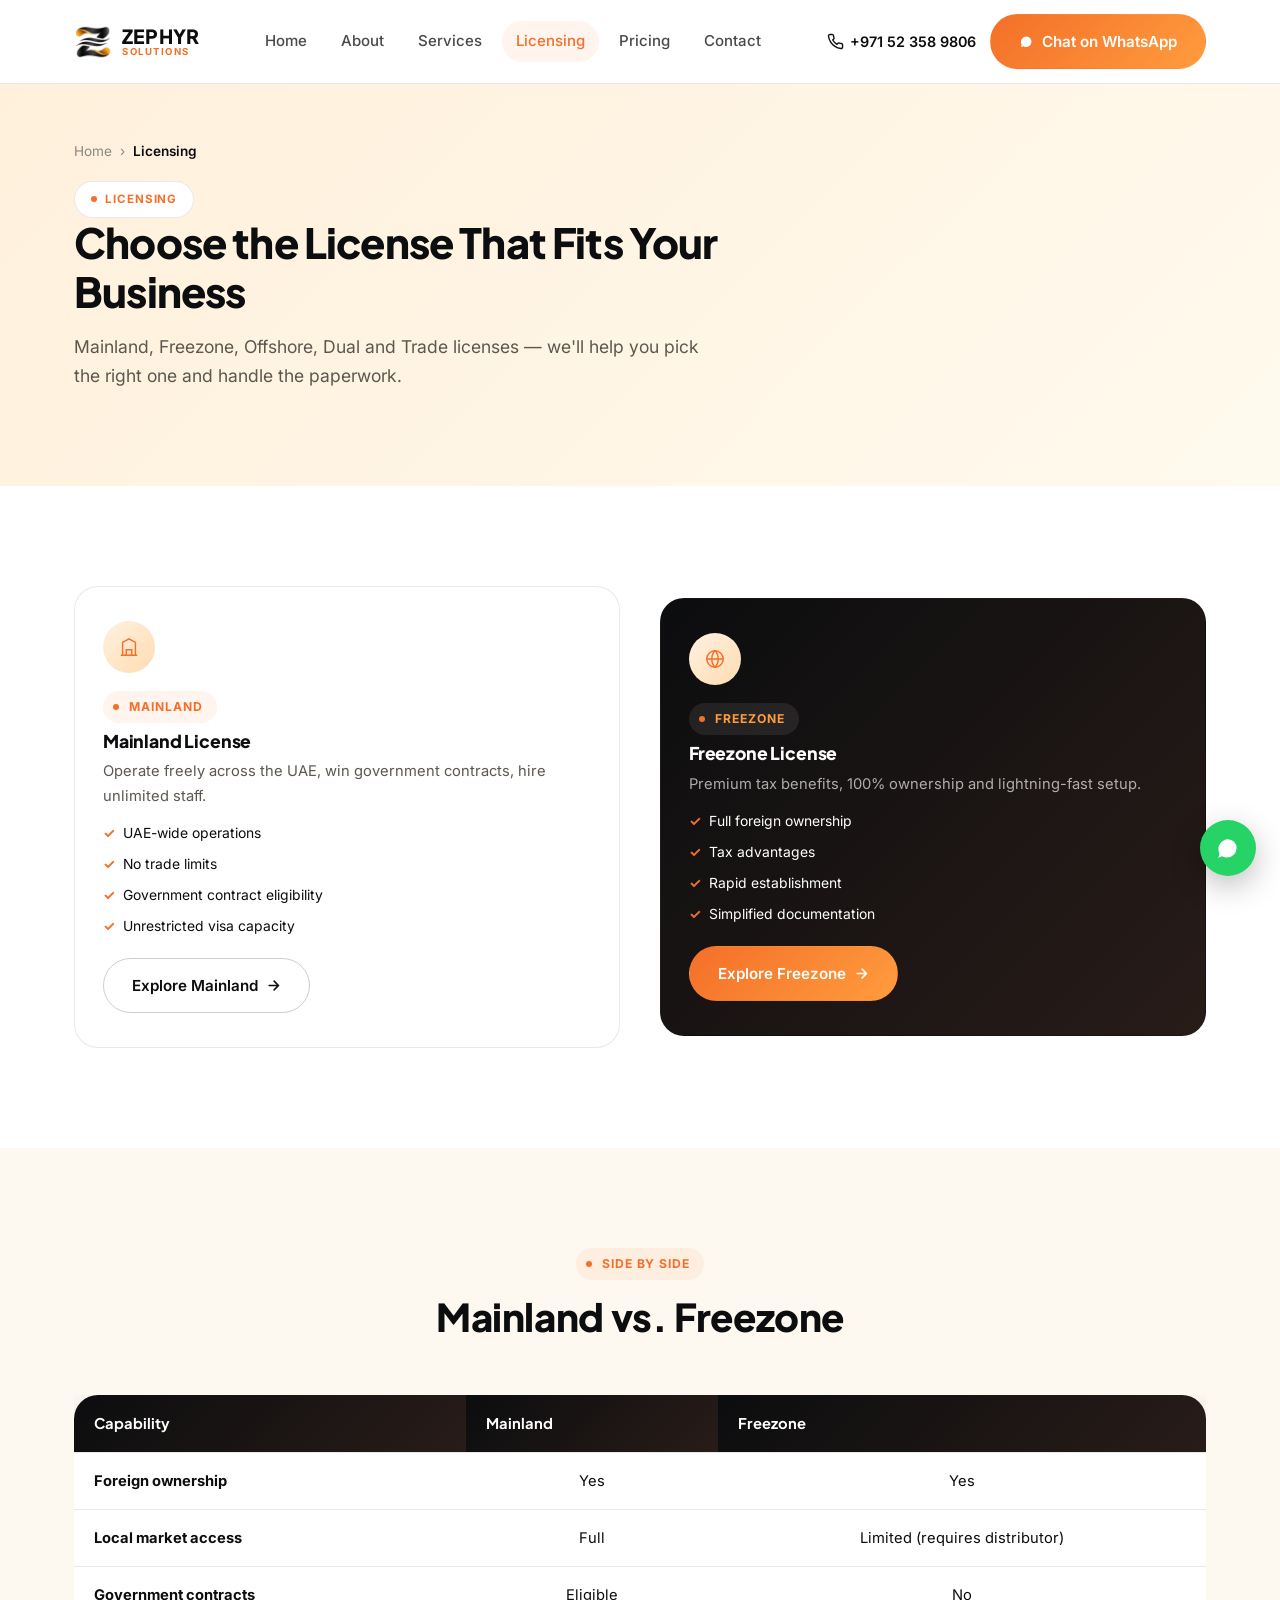
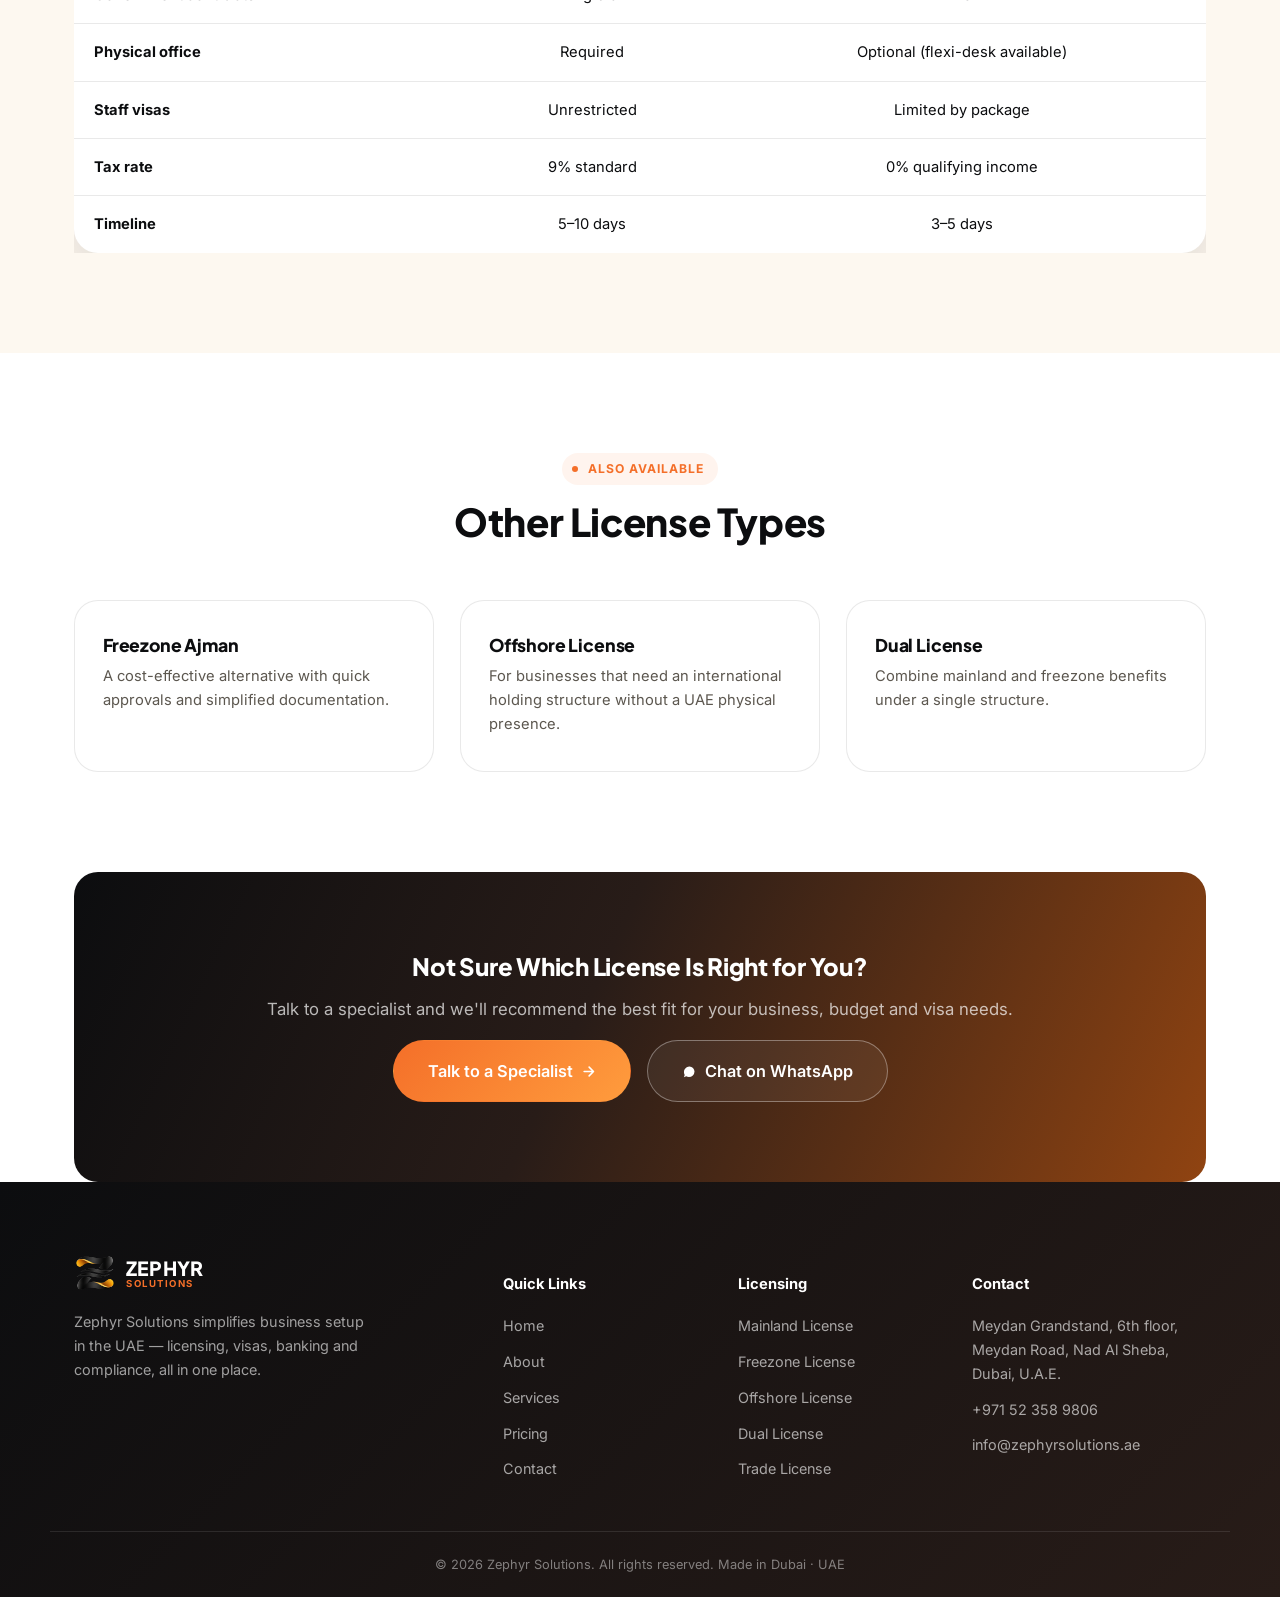
<file: licensing.html>
<!DOCTYPE html>
<html lang="en">
<head>
<meta charset="UTF-8">
<meta name="viewport" content="width=device-width, initial-scale=1.0">
<title>Licensing | Zephyr Solutions</title>
<meta name="description" content="Compare Mainland and Freezone licenses in the UAE — ownership, market access, government contracts, staff visas, tax rate and setup timeline.">
<link rel="icon" type="image/png" href="assets/img/icon-mark.png">
<link rel="preconnect" href="https://fonts.googleapis.com">
<link rel="preconnect" href="https://fonts.gstatic.com" crossorigin>
<link href="https://fonts.googleapis.com/css2?family=Plus+Jakarta+Sans:wght@700;800&family=Inter:wght@400;500;600;700&display=swap" rel="stylesheet">
<link rel="stylesheet" href="css/style.css">
</head>
<body>

<header class="site-header" id="header">
  <div class="container header-inner">
    <a href="index.html" class="brand"><img src="assets/img/icon-mark.png" alt="" class="brand-icon"><span class="brand-text"><strong>ZEPHYR</strong><small>SOLUTIONS</small></span></a>
    <nav class="main-nav" id="mainNav">
      <a href="index.html">Home</a>
      <a href="about.html">About</a>
      <a href="services.html">Services</a>
      <a href="licensing.html" class="active">Licensing</a>
      <a href="pricing.html">Pricing</a>
      <a href="contact.html">Contact</a>
    </nav>
    <div class="header-actions">
      <a href="tel:+971523589806" class="header-call">
        <svg viewBox="0 0 24 24" fill="none" stroke="currentColor" stroke-width="2"><path d="M22 16.92v3a2 2 0 0 1-2.18 2 19.79 19.79 0 0 1-8.63-3.07 19.5 19.5 0 0 1-6-6 19.79 19.79 0 0 1-3.07-8.67A2 2 0 0 1 4.11 2h3a2 2 0 0 1 2 1.72c.127.96.361 1.903.7 2.81a2 2 0 0 1-.45 2.11L8.09 9.91a16 16 0 0 0 6 6l1.27-1.27a2 2 0 0 1 2.11-.45c.907.339 1.85.573 2.81.7A2 2 0 0 1 22 16.92z"/></svg>
        <span>+971 52 358 9806</span>
      </a>
      <a href="https://wa.me/971523589806" target="_blank" rel="noopener" class="btn-whatsapp btn btn-gold">Chat on WhatsApp</a>
      <button class="nav-toggle" id="navToggle" aria-label="Toggle menu" aria-expanded="false"><span></span><span></span><span></span></button>
    </div>
  </div>
</header>

<main>
  <section class="page-hero compact">
    <div class="container hero-inner">
      <div class="breadcrumb"><a href="index.html">Home</a> <span>›</span> <span class="current">Licensing</span></div>
      <span class="pill pill--label">Licensing</span>
      <h1>Choose the License That Fits Your Business</h1>
      <p class="hero-sub">Mainland, Freezone, Offshore, Dual and Trade licenses — we'll help you pick the right one and handle the paperwork.</p>
    </div>
  </section>

  <section class="section">
    <div class="container grid-2">
      <div class="card reveal">
        <div class="card-icon"><svg viewBox="0 0 24 24" fill="none" stroke="currentColor" stroke-width="1.6"><path d="M3 21h18M5 21V7l7-4 7 4v14M9 21v-6h6v6"/></svg></div>
        <span class="eyebrow" style="margin-bottom:8px;">Mainland</span>
        <h3>Mainland License</h3>
        <p>Operate freely across the UAE, win government contracts, hire unlimited staff.</p>
        <ul>
          <li>UAE-wide operations</li>
          <li>No trade limits</li>
          <li>Government contract eligibility</li>
          <li>Unrestricted visa capacity</li>
        </ul>
        <div style="margin-top:20px;"><a href="contact.html" class="btn btn-outline">Explore Mainland</a></div>
      </div>
      <div class="card reveal" style="background: var(--ink-grad); border-color: transparent; color: #fff;">
        <div class="card-icon"><svg viewBox="0 0 24 24" fill="none" stroke="currentColor" stroke-width="1.6"><circle cx="12" cy="12" r="9"/><path d="M3 12h18M12 3c2.5 2.5 3.5 6 3.5 9s-1 6.5-3.5 9c-2.5-2.5-3.5-6-3.5-9s1-6.5 3.5-9Z"/></svg></div>
        <span class="eyebrow" style="margin-bottom:8px; color:var(--gold-light); background:rgba(255,255,255,0.08);">Freezone</span>
        <h3 style="color:#fff;">Freezone License</h3>
        <p style="color:rgba(255,255,255,0.65);">Premium tax benefits, 100% ownership and lightning-fast setup.</p>
        <ul>
          <li style="color:#fff;">Full foreign ownership</li>
          <li style="color:#fff;">Tax advantages</li>
          <li style="color:#fff;">Rapid establishment</li>
          <li style="color:#fff;">Simplified documentation</li>
        </ul>
        <div style="margin-top:20px;"><a href="contact.html" class="btn btn-gold">Explore Freezone</a></div>
      </div>
      </div>
    </div>
  </section>

  <section class="section section--tint">
    <div class="container">
      <div class="section-head">
        <span class="eyebrow">Side by Side</span>
        <h2>Mainland vs. Freezone</h2>
      </div>
      <div class="reveal" style="overflow-x:auto;">
        <table class="compare-table">
          <thead>
            <tr><th>Capability</th><th>Mainland</th><th>Freezone</th></tr>
          </thead>
          <tbody>
            <tr><td>Foreign ownership</td><td>Yes</td><td>Yes</td></tr>
            <tr><td>Local market access</td><td>Full</td><td>Limited (requires distributor)</td></tr>
            <tr><td>Government contracts</td><td>Eligible</td><td>No</td></tr>
            <tr><td>Physical office</td><td>Required</td><td>Optional (flexi-desk available)</td></tr>
            <tr><td>Staff visas</td><td>Unrestricted</td><td>Limited by package</td></tr>
            <tr><td>Tax rate</td><td>9% standard</td><td>0% qualifying income</td></tr>
            <tr><td>Timeline</td><td>5–10 days</td><td>3–5 days</td></tr>
          </tbody>
        </table>
      </div>
    </div>
  </section>

  <section class="section">
    <div class="container">
      <div class="section-head">
        <span class="eyebrow">Also Available</span>
        <h2>Other License Types</h2>
      </div>
      <div class="grid-3">
        <div class="card reveal"><h3>Freezone Ajman</h3><p>A cost-effective alternative with quick approvals and simplified documentation.</p></div>
        <div class="card reveal"><h3>Offshore License</h3><p>For businesses that need an international holding structure without a UAE physical presence.</p></div>
        <div class="card reveal"><h3>Dual License</h3><p>Combine mainland and freezone benefits under a single structure.</p></div>
      </div>
    </div>
  </section>

  <section class="cta-banner">
    <div class="container reveal">
      <h2>Not Sure Which License Is Right for You?</h2>
      <p>Talk to a specialist and we'll recommend the best fit for your business, budget and visa needs.</p>
      <div class="hero-cta">
        <a href="contact.html" class="btn btn-gold btn-lg">Talk to a Specialist</a>
        <a href="https://wa.me/971523589806" target="_blank" rel="noopener" class="btn-whatsapp btn btn-outline-light btn-lg">Chat on WhatsApp</a>
      </div>
    </div>
  </section>
</main>

<footer class="site-footer">
  <div class="container footer-grid">
    <div class="footer-brand">
      <a href="index.html" class="brand"><img src="assets/img/icon-mark.png" alt="" class="brand-icon"><span class="brand-text"><strong>ZEPHYR</strong><small>SOLUTIONS</small></span></a>
      <p>Zephyr Solutions simplifies business setup in the UAE — licensing, visas, banking and compliance, all in one place.</p>
    </div>
    <div class="footer-links">
      <h4>Quick Links</h4>
      <a href="index.html">Home</a>
      <a href="about.html">About</a>
      <a href="services.html">Services</a>
      <a href="pricing.html">Pricing</a>
      <a href="contact.html">Contact</a>
    </div>
    <div class="footer-licensing">
      <h4>Licensing</h4>
      <a href="licensing.html">Mainland License</a>
      <a href="licensing.html">Freezone License</a>
      <a href="licensing.html">Offshore License</a>
      <a href="licensing.html">Dual License</a>
      <a href="licensing.html">Trade License</a>
    </div>
    <div class="footer-contact">
      <h4>Contact</h4>
      <span>Meydan Grandstand, 6th floor, Meydan Road, Nad Al Sheba, Dubai, U.A.E.</span>
      <a href="tel:+971523589806">+971 52 358 9806</a>
      <a href="mailto:info@zephyrsolutions.ae">info@zephyrsolutions.ae</a>
    </div>
  </div>
  <div class="container footer-bottom">
    <span>&copy; <span id="year"></span> Zephyr Solutions. All rights reserved. Made in Dubai · UAE</span>
  </div>
</footer>

<a href="https://wa.me/971523589806" target="_blank" rel="noopener" class="whatsapp-fab" aria-label="Chat on WhatsApp">
  <svg width="26" height="26" viewBox="0 0 24 24" fill="currentColor"><path d="M17.6 6.32A8.86 8.86 0 0 0 12.05 4a8.94 8.94 0 0 0-7.75 13.4L3 21l3.72-1.28a8.9 8.9 0 0 0 4.32 1.1h.01A8.94 8.94 0 0 0 20 12.02a8.86 8.86 0 0 0-2.4-5.7Z"/></svg>
</a>

<script src="js/main.js"></script>
</body>
</html>
</file>
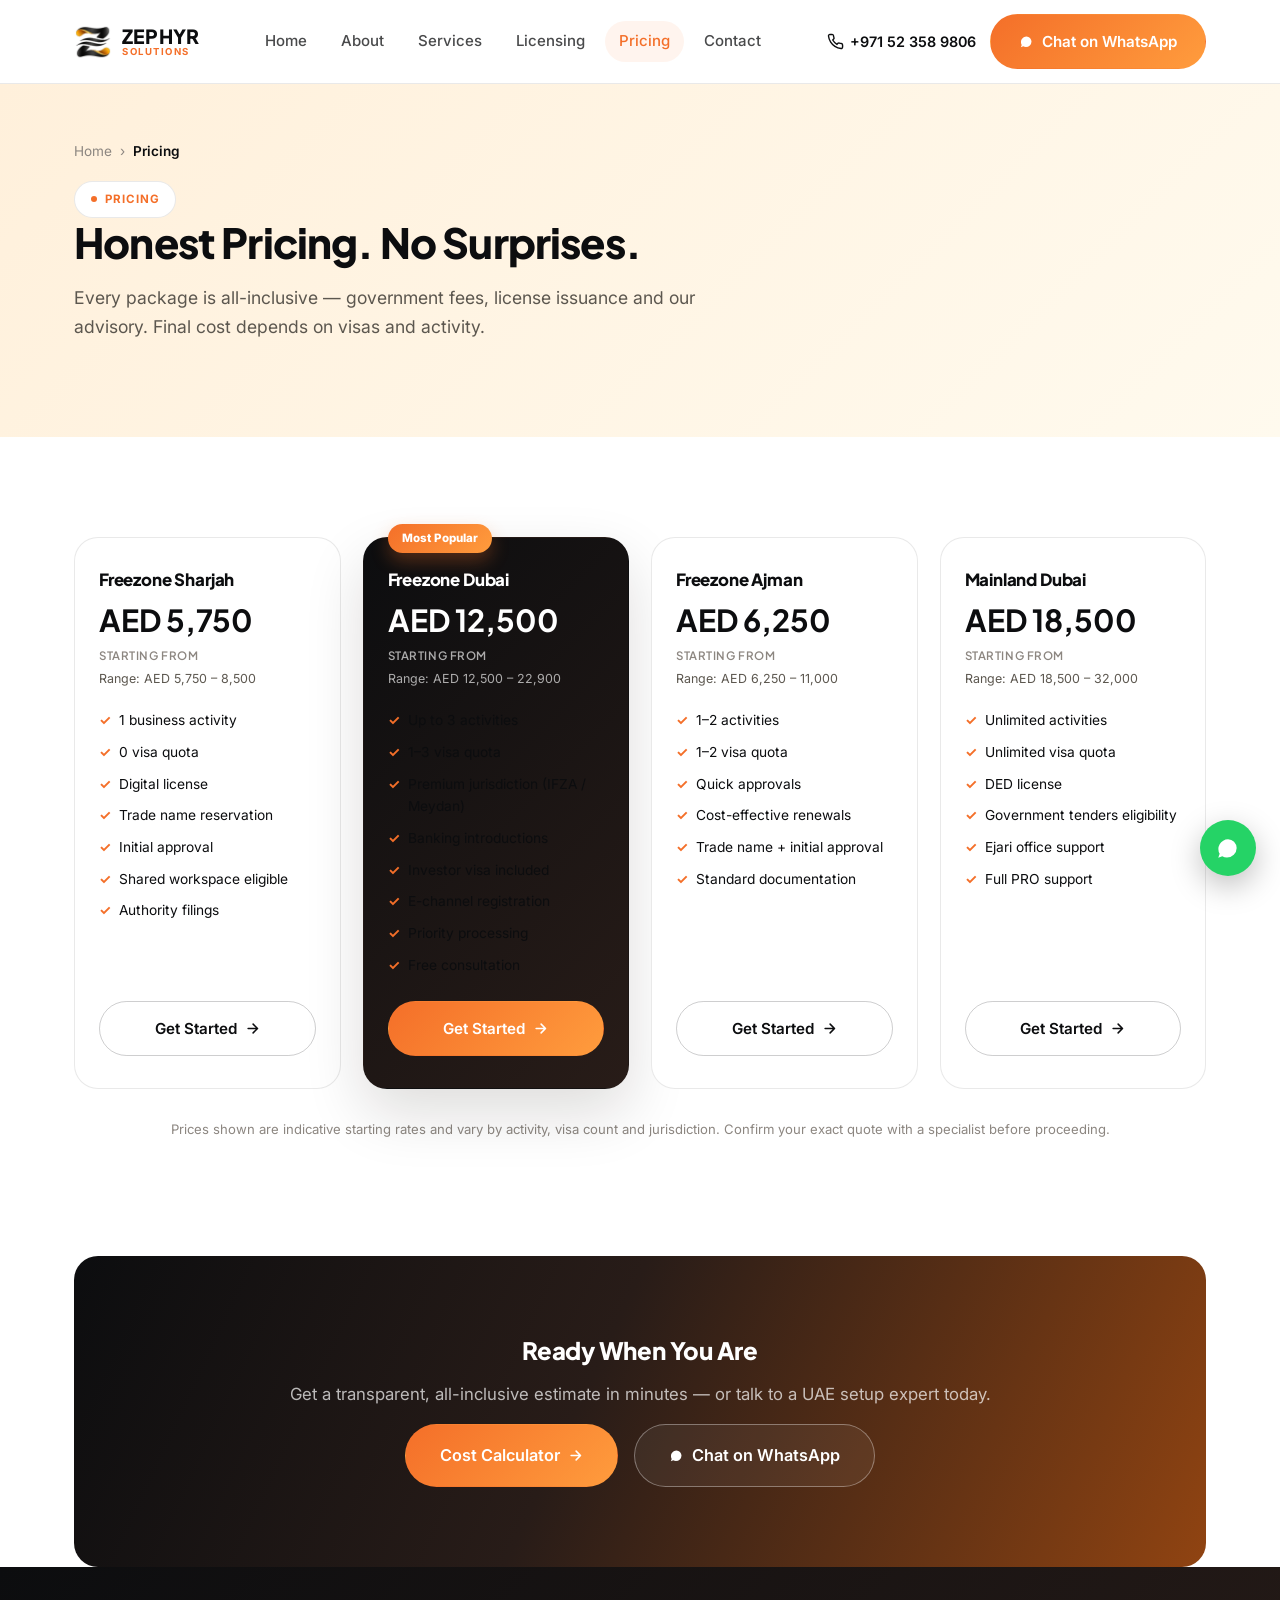
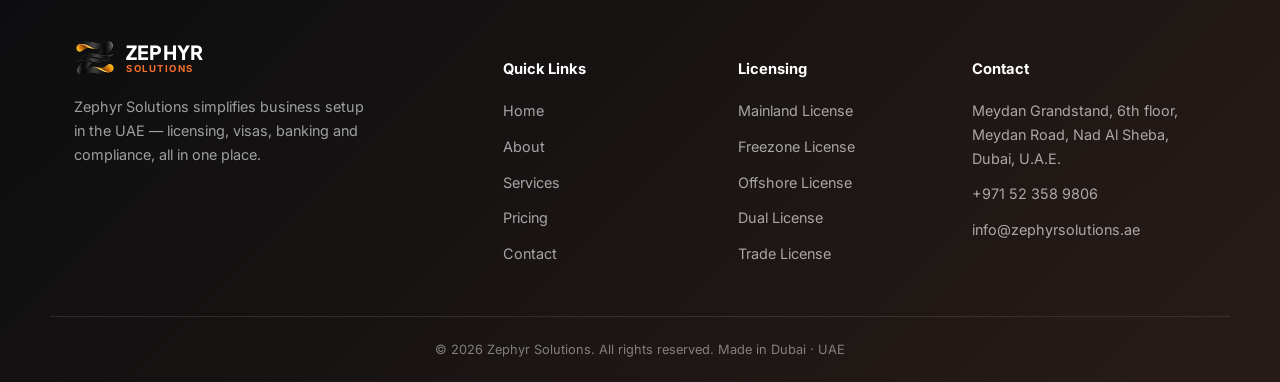
<file: pricing.html>
<!DOCTYPE html>
<html lang="en">
<head>
<meta charset="UTF-8">
<meta name="viewport" content="width=device-width, initial-scale=1.0">
<title>Pricing | Zephyr Solutions</title>
<meta name="description" content="Honest, all-inclusive pricing for UAE business setup. Freezone Sharjah, Freezone Dubai, Freezone Ajman and Mainland Dubai packages.">
<link rel="icon" type="image/png" href="assets/img/icon-mark.png">
<link rel="preconnect" href="https://fonts.googleapis.com">
<link rel="preconnect" href="https://fonts.gstatic.com" crossorigin>
<link href="https://fonts.googleapis.com/css2?family=Plus+Jakarta+Sans:wght@700;800&family=Inter:wght@400;500;600;700&display=swap" rel="stylesheet">
<link rel="stylesheet" href="css/style.css">
</head>
<body>

<header class="site-header" id="header">
  <div class="container header-inner">
    <a href="index.html" class="brand"><img src="assets/img/icon-mark.png" alt="" class="brand-icon"><span class="brand-text"><strong>ZEPHYR</strong><small>SOLUTIONS</small></span></a>
    <nav class="main-nav" id="mainNav">
      <a href="index.html">Home</a>
      <a href="about.html">About</a>
      <a href="services.html">Services</a>
      <a href="licensing.html">Licensing</a>
      <a href="pricing.html" class="active">Pricing</a>
      <a href="contact.html">Contact</a>
    </nav>
    <div class="header-actions">
      <a href="tel:+971523589806" class="header-call">
        <svg viewBox="0 0 24 24" fill="none" stroke="currentColor" stroke-width="2"><path d="M22 16.92v3a2 2 0 0 1-2.18 2 19.79 19.79 0 0 1-8.63-3.07 19.5 19.5 0 0 1-6-6 19.79 19.79 0 0 1-3.07-8.67A2 2 0 0 1 4.11 2h3a2 2 0 0 1 2 1.72c.127.96.361 1.903.7 2.81a2 2 0 0 1-.45 2.11L8.09 9.91a16 16 0 0 0 6 6l1.27-1.27a2 2 0 0 1 2.11-.45c.907.339 1.85.573 2.81.7A2 2 0 0 1 22 16.92z"/></svg>
        <span>+971 52 358 9806</span>
      </a>
      <a href="https://wa.me/971523589806" target="_blank" rel="noopener" class="btn-whatsapp btn btn-gold">Chat on WhatsApp</a>
      <button class="nav-toggle" id="navToggle" aria-label="Toggle menu" aria-expanded="false"><span></span><span></span><span></span></button>
    </div>
  </div>
</header>

<main>
  <section class="page-hero compact">
    <div class="container hero-inner">
      <div class="breadcrumb"><a href="index.html">Home</a> <span>›</span> <span class="current">Pricing</span></div>
      <span class="pill pill--label">Pricing</span>
      <h1>Honest Pricing. No Surprises.</h1>
      <p class="hero-sub">Every package is all-inclusive — government fees, license issuance and our advisory. Final cost depends on visas and activity.</p>
    </div>
  </section>

  <section class="section">
    <div class="container">
      <div class="pricing-grid">
        <div class="price-card reveal">
          <h3>Freezone Sharjah</h3>
          <p class="price">AED 5,750<span>Starting From</span></p>
          <p class="price-range">Range: AED 5,750 – 8,500</p>
          <ul>
            <li>1 business activity</li>
            <li>0 visa quota</li>
            <li>Digital license</li>
            <li>Trade name reservation</li>
            <li>Initial approval</li>
            <li>Shared workspace eligible</li>
            <li>Authority filings</li>
          </ul>
          <a href="contact.html" class="btn btn-outline btn-block">Get Started</a>
        </div>

        <div class="price-card price-card--featured reveal">
          <span class="price-tag">Most Popular</span>
          <h3>Freezone Dubai</h3>
          <p class="price">AED 12,500<span>Starting From</span></p>
          <p class="price-range">Range: AED 12,500 – 22,900</p>
          <ul>
            <li>Up to 3 activities</li>
            <li>1–3 visa quota</li>
            <li>Premium jurisdiction (IFZA / Meydan)</li>
            <li>Banking introductions</li>
            <li>Investor visa included</li>
            <li>E-channel registration</li>
            <li>Priority processing</li>
            <li>Free consultation</li>
          </ul>
          <a href="contact.html" class="btn btn-gold btn-block">Get Started</a>
        </div>

        <div class="price-card reveal">
          <h3>Freezone Ajman</h3>
          <p class="price">AED 6,250<span>Starting From</span></p>
          <p class="price-range">Range: AED 6,250 – 11,000</p>
          <ul>
            <li>1–2 activities</li>
            <li>1–2 visa quota</li>
            <li>Quick approvals</li>
            <li>Cost-effective renewals</li>
            <li>Trade name + initial approval</li>
            <li>Standard documentation</li>
          </ul>
          <a href="contact.html" class="btn btn-outline btn-block">Get Started</a>
        </div>

        <div class="price-card reveal">
          <h3>Mainland Dubai</h3>
          <p class="price">AED 18,500<span>Starting From</span></p>
          <p class="price-range">Range: AED 18,500 – 32,000</p>
          <ul>
            <li>Unlimited activities</li>
            <li>Unlimited visa quota</li>
            <li>DED license</li>
            <li>Government tenders eligibility</li>
            <li>Ejari office support</li>
            <li>Full PRO support</li>
          </ul>
          <a href="contact.html" class="btn btn-outline btn-block">Get Started</a>
        </div>
      </div>
      <p class="pricing-note">Prices shown are indicative starting rates and vary by activity, visa count and jurisdiction. Confirm your exact quote with a specialist before proceeding.</p>
    </div>
  </section>

  <section class="cta-banner">
    <div class="container reveal">
      <h2>Ready When You Are</h2>
      <p>Get a transparent, all-inclusive estimate in minutes — or talk to a UAE setup expert today.</p>
      <div class="hero-cta">
        <a href="contact.html" class="btn btn-gold btn-lg">Cost Calculator</a>
        <a href="https://wa.me/971523589806" target="_blank" rel="noopener" class="btn-whatsapp btn btn-outline-light btn-lg">Chat on WhatsApp</a>
      </div>
    </div>
  </section>
</main>

<footer class="site-footer">
  <div class="container footer-grid">
    <div class="footer-brand">
      <a href="index.html" class="brand"><img src="assets/img/icon-mark.png" alt="" class="brand-icon"><span class="brand-text"><strong>ZEPHYR</strong><small>SOLUTIONS</small></span></a>
      <p>Zephyr Solutions simplifies business setup in the UAE — licensing, visas, banking and compliance, all in one place.</p>
    </div>
    <div class="footer-links">
      <h4>Quick Links</h4>
      <a href="index.html">Home</a>
      <a href="about.html">About</a>
      <a href="services.html">Services</a>
      <a href="pricing.html">Pricing</a>
      <a href="contact.html">Contact</a>
    </div>
    <div class="footer-licensing">
      <h4>Licensing</h4>
      <a href="licensing.html">Mainland License</a>
      <a href="licensing.html">Freezone License</a>
      <a href="licensing.html">Offshore License</a>
      <a href="licensing.html">Dual License</a>
      <a href="licensing.html">Trade License</a>
    </div>
    <div class="footer-contact">
      <h4>Contact</h4>
      <span>Meydan Grandstand, 6th floor, Meydan Road, Nad Al Sheba, Dubai, U.A.E.</span>
      <a href="tel:+971523589806">+971 52 358 9806</a>
      <a href="mailto:info@zephyrsolutions.ae">info@zephyrsolutions.ae</a>
    </div>
  </div>
  <div class="container footer-bottom">
    <span>&copy; <span id="year"></span> Zephyr Solutions. All rights reserved. Made in Dubai · UAE</span>
  </div>
</footer>

<a href="https://wa.me/971523589806" target="_blank" rel="noopener" class="whatsapp-fab" aria-label="Chat on WhatsApp">
  <svg width="26" height="26" viewBox="0 0 24 24" fill="currentColor"><path d="M17.6 6.32A8.86 8.86 0 0 0 12.05 4a8.94 8.94 0 0 0-7.75 13.4L3 21l3.72-1.28a8.9 8.9 0 0 0 4.32 1.1h.01A8.94 8.94 0 0 0 20 12.02a8.86 8.86 0 0 0-2.4-5.7Z"/></svg>
</a>

<script src="js/main.js"></script>
</body>
</html>
</file>
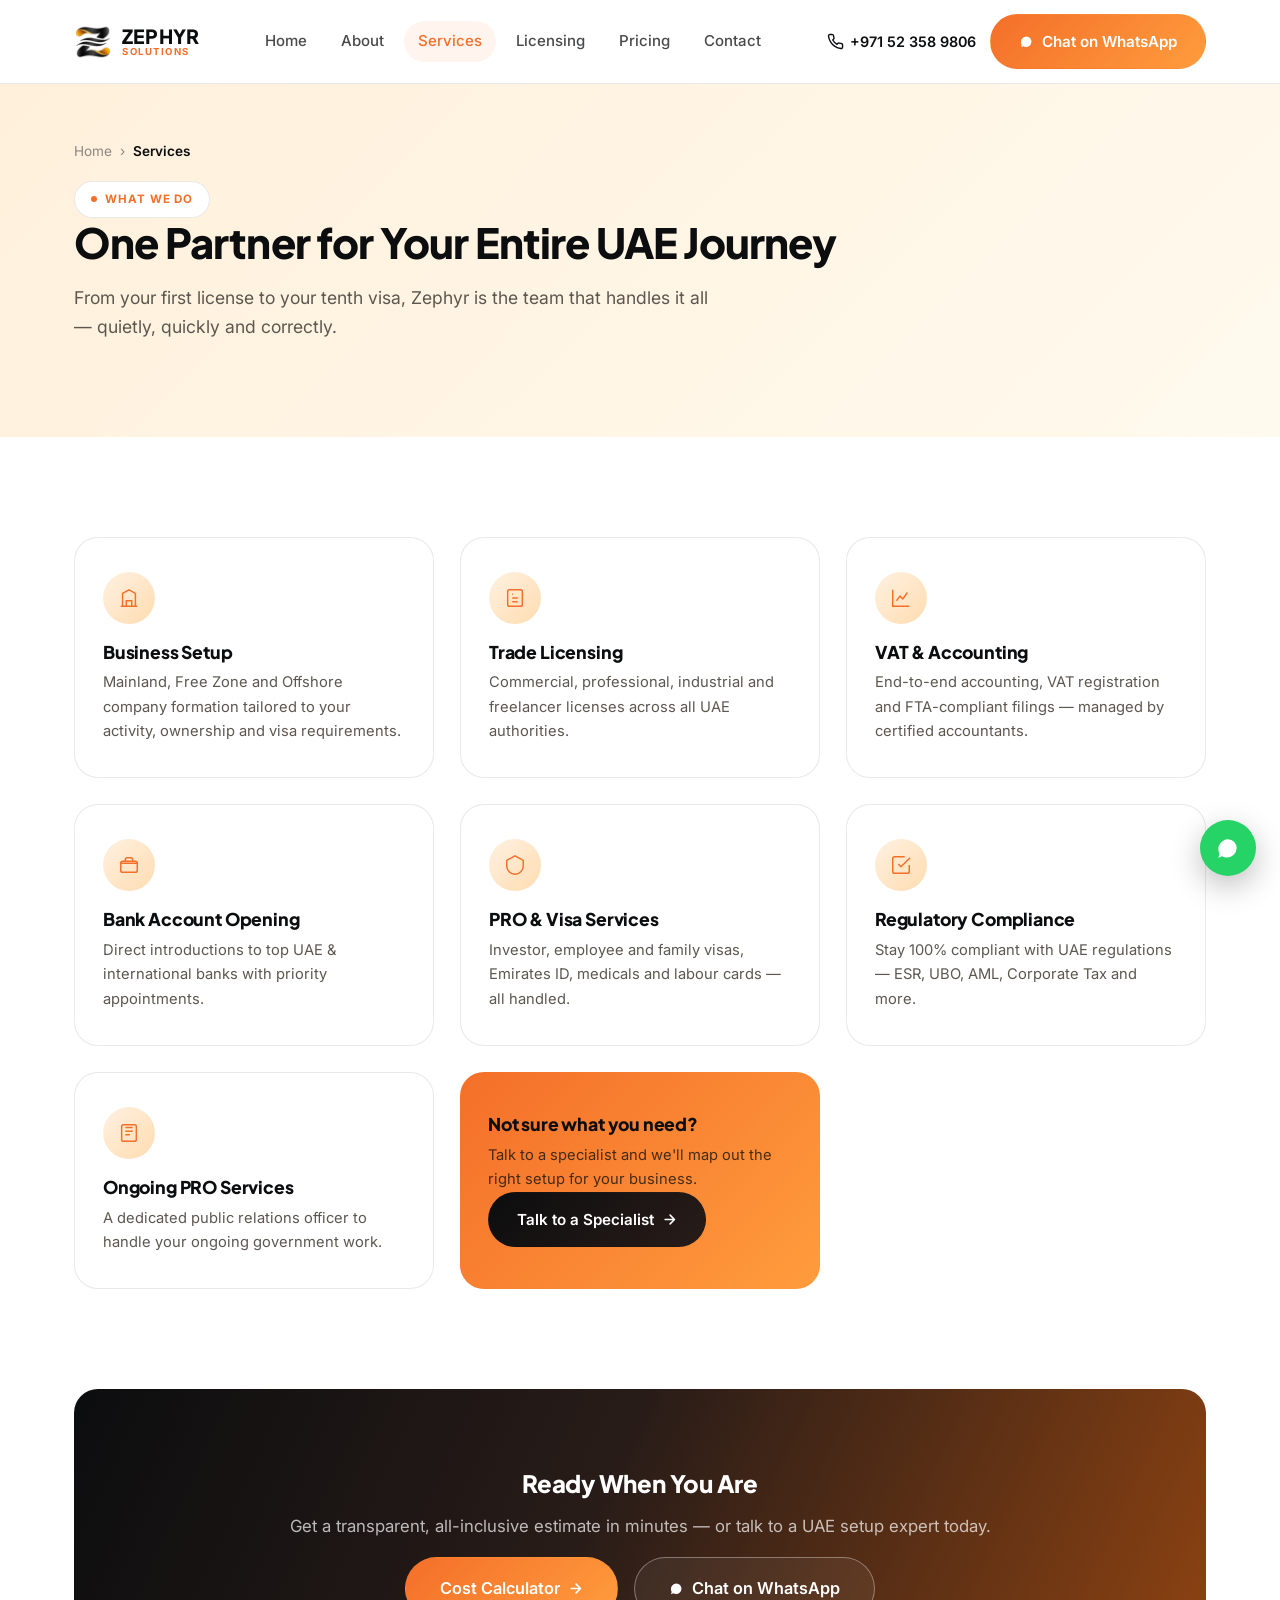
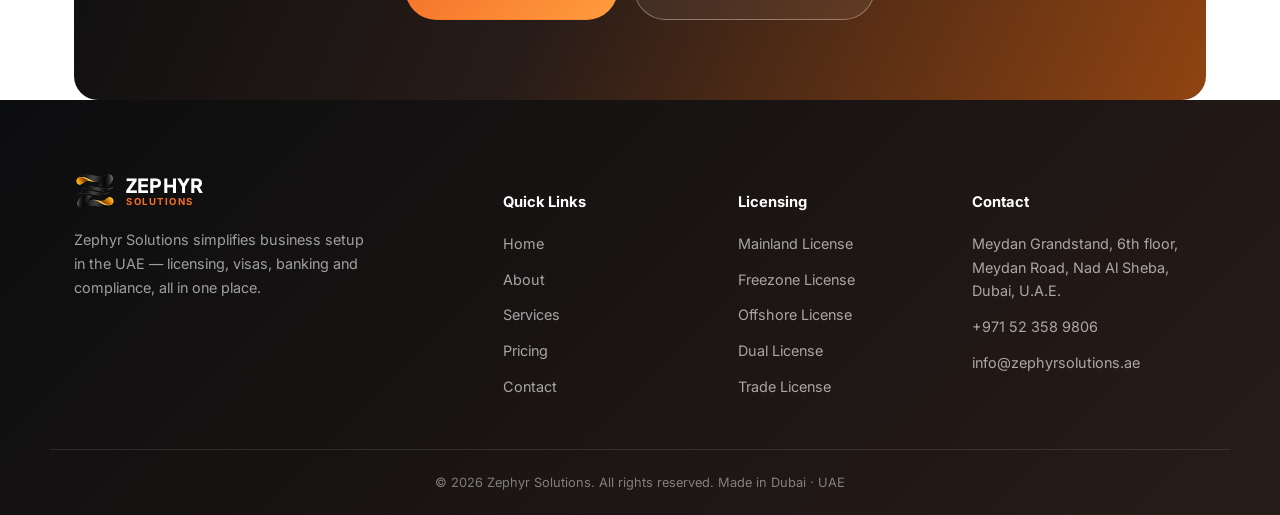
<file: services.html>
<!DOCTYPE html>
<html lang="en">
<head>
<meta charset="UTF-8">
<meta name="viewport" content="width=device-width, initial-scale=1.0">
<title>Services | Zephyr Solutions</title>
<meta name="description" content="Business setup, trade licensing, VAT & accounting, bank account opening, PRO & visa services, regulatory compliance and ongoing PRO services in the UAE.">
<link rel="icon" type="image/png" href="assets/img/icon-mark.png">
<link rel="preconnect" href="https://fonts.googleapis.com">
<link rel="preconnect" href="https://fonts.gstatic.com" crossorigin>
<link href="https://fonts.googleapis.com/css2?family=Plus+Jakarta+Sans:wght@700;800&family=Inter:wght@400;500;600;700&display=swap" rel="stylesheet">
<link rel="stylesheet" href="css/style.css">
</head>
<body>

<header class="site-header" id="header">
  <div class="container header-inner">
    <a href="index.html" class="brand"><img src="assets/img/icon-mark.png" alt="" class="brand-icon"><span class="brand-text"><strong>ZEPHYR</strong><small>SOLUTIONS</small></span></a>
    <nav class="main-nav" id="mainNav">
      <a href="index.html">Home</a>
      <a href="about.html">About</a>
      <a href="services.html" class="active">Services</a>
      <a href="licensing.html">Licensing</a>
      <a href="pricing.html">Pricing</a>
      <a href="contact.html">Contact</a>
    </nav>
    <div class="header-actions">
      <a href="tel:+971523589806" class="header-call">
        <svg viewBox="0 0 24 24" fill="none" stroke="currentColor" stroke-width="2"><path d="M22 16.92v3a2 2 0 0 1-2.18 2 19.79 19.79 0 0 1-8.63-3.07 19.5 19.5 0 0 1-6-6 19.79 19.79 0 0 1-3.07-8.67A2 2 0 0 1 4.11 2h3a2 2 0 0 1 2 1.72c.127.96.361 1.903.7 2.81a2 2 0 0 1-.45 2.11L8.09 9.91a16 16 0 0 0 6 6l1.27-1.27a2 2 0 0 1 2.11-.45c.907.339 1.85.573 2.81.7A2 2 0 0 1 22 16.92z"/></svg>
        <span>+971 52 358 9806</span>
      </a>
      <a href="https://wa.me/971523589806" target="_blank" rel="noopener" class="btn-whatsapp btn btn-gold">Chat on WhatsApp</a>
      <button class="nav-toggle" id="navToggle" aria-label="Toggle menu" aria-expanded="false"><span></span><span></span><span></span></button>
    </div>
  </div>
</header>

<main>
  <section class="page-hero compact">
    <div class="container hero-inner">
      <div class="breadcrumb"><a href="index.html">Home</a> <span>›</span> <span class="current">Services</span></div>
      <span class="pill pill--label">What We Do</span>
      <h1>One Partner for Your Entire UAE Journey</h1>
      <p class="hero-sub">From your first license to your tenth visa, Zephyr is the team that handles it all — quietly, quickly and correctly.</p>
    </div>
  </section>

  <section class="section">
    <div class="container grid-3">
      <div class="card reveal">
        <div class="card-icon"><svg viewBox="0 0 24 24" fill="none" stroke="currentColor" stroke-width="1.6"><path d="M3 21h18M5 21V7l7-4 7 4v14M9 21v-6h6v6"/></svg></div>
        <h3>Business Setup</h3>
        <p>Mainland, Free Zone and Offshore company formation tailored to your activity, ownership and visa requirements.</p>
      </div>

      <div class="card reveal">
        <div class="card-icon"><svg viewBox="0 0 24 24" fill="none" stroke="currentColor" stroke-width="1.6"><path d="M9 12h6M9 16h6M9 8h1"/><rect x="4" y="3" width="16" height="18" rx="2"/></svg></div>
        <h3>Trade Licensing</h3>
        <p>Commercial, professional, industrial and freelancer licenses across all UAE authorities.</p>
      </div>

      <div class="card reveal">
        <div class="card-icon"><svg viewBox="0 0 24 24" fill="none" stroke="currentColor" stroke-width="1.6"><path d="M3 3v18h18M7 15l4-5 3 3 5-7"/></svg></div>
        <h3>VAT &amp; Accounting</h3>
        <p>End-to-end accounting, VAT registration and FTA-compliant filings — managed by certified accountants.</p>
      </div>

      <div class="card reveal">
        <div class="card-icon"><svg viewBox="0 0 24 24" fill="none" stroke="currentColor" stroke-width="1.6"><rect x="3" y="8" width="18" height="12" rx="2"/><path d="M3 10h18M8 8V6a2 2 0 0 1 2-2h4a2 2 0 0 1 2 2v2"/></svg></div>
        <h3>Bank Account Opening</h3>
        <p>Direct introductions to top UAE &amp; international banks with priority appointments.</p>
      </div>

      <div class="card reveal">
        <div class="card-icon"><svg viewBox="0 0 24 24" fill="none" stroke="currentColor" stroke-width="1.6"><path d="M12 2 3 7v6c0 5 4 9 9 9s9-4 9-9V7Z"/></svg></div>
        <h3>PRO &amp; Visa Services</h3>
        <p>Investor, employee and family visas, Emirates ID, medicals and labour cards — all handled.</p>
      </div>

      <div class="card reveal">
        <div class="card-icon"><svg viewBox="0 0 24 24" fill="none" stroke="currentColor" stroke-width="1.6"><path d="M9 11l3 3L22 4M21 12v7a2 2 0 0 1-2 2H5a2 2 0 0 1-2-2V5a2 2 0 0 1 2-2h11"/></svg></div>
        <h3>Regulatory Compliance</h3>
        <p>Stay 100% compliant with UAE regulations — ESR, UBO, AML, Corporate Tax and more.</p>
      </div>

      <div class="card reveal">
        <div class="card-icon"><svg viewBox="0 0 24 24" fill="none" stroke="currentColor" stroke-width="1.6"><path d="M4 4h16v16H4z" opacity="0"/><path d="M8 6h8M8 10h8M8 14h5"/><rect x="4" y="3" width="16" height="18" rx="2"/></svg></div>
        <h3>Ongoing PRO Services</h3>
        <p>A dedicated public relations officer to handle your ongoing government work.</p>
      </div>

      <div class="card reveal" style="background: var(--gold-grad); border: none; display:flex; flex-direction:column; justify-content:center;">
        <h3 style="color:var(--navy);">Not sure what you need?</h3>
        <p style="color:rgba(12,13,15,0.75);">Talk to a specialist and we'll map out the right setup for your business.</p>
        <a href="contact.html" class="btn btn-primary" style="align-self:flex-start;">Talk to a Specialist</a>
      </div>
    </div>
  </section>

  <section class="cta-banner">
    <div class="container reveal">
      <h2>Ready When You Are</h2>
      <p>Get a transparent, all-inclusive estimate in minutes — or talk to a UAE setup expert today.</p>
      <div class="hero-cta">
        <a href="pricing.html" class="btn btn-gold btn-lg">Cost Calculator</a>
        <a href="https://wa.me/971523589806" target="_blank" rel="noopener" class="btn-whatsapp btn btn-outline-light btn-lg">Chat on WhatsApp</a>
      </div>
    </div>
  </section>
</main>

<footer class="site-footer">
  <div class="container footer-grid">
    <div class="footer-brand">
      <a href="index.html" class="brand"><img src="assets/img/icon-mark.png" alt="" class="brand-icon"><span class="brand-text"><strong>ZEPHYR</strong><small>SOLUTIONS</small></span></a>
      <p>Zephyr Solutions simplifies business setup in the UAE — licensing, visas, banking and compliance, all in one place.</p>
    </div>
    <div class="footer-links">
      <h4>Quick Links</h4>
      <a href="index.html">Home</a>
      <a href="about.html">About</a>
      <a href="services.html">Services</a>
      <a href="pricing.html">Pricing</a>
      <a href="contact.html">Contact</a>
    </div>
    <div class="footer-licensing">
      <h4>Licensing</h4>
      <a href="licensing.html">Mainland License</a>
      <a href="licensing.html">Freezone License</a>
      <a href="licensing.html">Offshore License</a>
      <a href="licensing.html">Dual License</a>
      <a href="licensing.html">Trade License</a>
    </div>
    <div class="footer-contact">
      <h4>Contact</h4>
      <span>Meydan Grandstand, 6th floor, Meydan Road, Nad Al Sheba, Dubai, U.A.E.</span>
      <a href="tel:+971523589806">+971 52 358 9806</a>
      <a href="mailto:info@zephyrsolutions.ae">info@zephyrsolutions.ae</a>
    </div>
  </div>
  <div class="container footer-bottom">
    <span>&copy; <span id="year"></span> Zephyr Solutions. All rights reserved. Made in Dubai · UAE</span>
  </div>
</footer>

<a href="https://wa.me/971523589806" target="_blank" rel="noopener" class="whatsapp-fab" aria-label="Chat on WhatsApp">
  <svg width="26" height="26" viewBox="0 0 24 24" fill="currentColor"><path d="M17.6 6.32A8.86 8.86 0 0 0 12.05 4a8.94 8.94 0 0 0-7.75 13.4L3 21l3.72-1.28a8.9 8.9 0 0 0 4.32 1.1h.01A8.94 8.94 0 0 0 20 12.02a8.86 8.86 0 0 0-2.4-5.7Z"/></svg>
</a>

<script src="js/main.js"></script>
</body>
</html>
</file>
<file: css/style.css>
/* ===================== VARIABLES ===================== */
:root {
  --navy: #0c0d0f;
  --navy-2: #1a1512;
  --navy-light: #281c18;
  --ink-grad: linear-gradient(135deg, #0c0d0f 0%, #281c18 100%);
  --white: #ffffff;
  --off-white: #fdf8f0;
  --cream: #fff0db;
  --cream-2: #fffaee;
  --hero-grad: linear-gradient(135deg, var(--cream) 0%, var(--cream-2) 100%);
  --grey: #5c574f;
  --grey-light: #8c8680;
  --gold: #f46f29;
  --gold-light: #ff9c3d;
  --gold-grad: linear-gradient(135deg, var(--gold), var(--gold-light));
  --peach-tint: linear-gradient(135deg, #fff1e2, #ffdcb0);
  --border: rgba(12,13,15,0.09);
  --radius: 24px;
  --radius-sm: 12px;
  --shadow: 0 24px 60px rgba(20,12,4,0.14);
  --container: 1180px;
  --font-head: 'Plus Jakarta Sans', 'Segoe UI', Arial, sans-serif;
  --font-body: 'Inter', 'Segoe UI', Arial, sans-serif;
}

* { box-sizing: border-box; }
html { scroll-behavior: smooth; }
body {
  margin: 0;
  background: var(--white);
  color: var(--navy);
  font-family: var(--font-body);
  line-height: 1.65;
  -webkit-font-smoothing: antialiased;
}
img { max-width: 100%; display: block; }
a { text-decoration: none; color: inherit; }
ul { list-style: none; margin: 0; padding: 0; }
h1, h2, h3 { font-family: var(--font-head); font-weight: 800; letter-spacing: -0.01em; line-height: 1.18; margin: 0 0 16px; color: var(--navy); }
p { margin: 0 0 16px; color: var(--grey); }

.container { max-width: var(--container); margin: 0 auto; padding: 0 24px; }

/* ===================== BUTTONS ===================== */
.btn {
  display: inline-flex; align-items: center; gap: 8px; justify-content: center;
  padding: 14px 28px; border-radius: 999px; font-weight: 600; font-size: 0.95rem;
  font-family: var(--font-body);
  border: 1px solid transparent; cursor: pointer;
  transition: transform 0.2s ease, box-shadow 0.2s ease, background 0.2s ease, color 0.2s ease;
  white-space: nowrap;
}
.btn-primary { background: var(--ink-grad); color: var(--white); }
.btn-primary:hover { transform: translateY(-2px) scale(1.02); box-shadow: 0 14px 28px rgba(12,13,15,0.35); }
.btn-gold { background: var(--gold-grad); color: var(--white); }
.btn-gold:hover { transform: translateY(-2px) scale(1.02); box-shadow: 0 14px 28px rgba(244,111,41,0.4); }
.btn-outline { background: transparent; color: var(--navy); border-color: rgba(12,13,15,0.2); }
.btn-outline:hover { border-color: var(--navy); background: rgba(12,13,15,0.03); transform: translateY(-2px); }
.btn-outline-light { background: rgba(255,255,255,0.06); color: var(--white); border-color: rgba(255,255,255,0.35); }
.btn-outline-light:hover { border-color: var(--gold-light); color: var(--gold-light); background: rgba(255,156,61,0.1); }
.btn-lg { padding: 17px 34px; font-size: 1.02rem; }
.btn-block { width: 100%; }
.btn:not(.btn-whatsapp)::after {
  content: ""; width: 15px; height: 15px; flex-shrink: 0; background-color: currentColor;
  -webkit-mask: url("data:image/svg+xml,%3Csvg xmlns='http://www.w3.org/2000/svg' viewBox='0 0 24 24' fill='none' stroke='black' stroke-width='2.5' stroke-linecap='round' stroke-linejoin='round'%3E%3Cpath d='M5 12h14M13 5l7 7-7 7'/%3E%3C/svg%3E") no-repeat center / contain;
  mask: url("data:image/svg+xml,%3Csvg xmlns='http://www.w3.org/2000/svg' viewBox='0 0 24 24' fill='none' stroke='black' stroke-width='2.5' stroke-linecap='round' stroke-linejoin='round'%3E%3Cpath d='M5 12h14M13 5l7 7-7 7'/%3E%3C/svg%3E") no-repeat center / contain;
  transition: transform 0.2s ease;
}
.btn:not(.btn-whatsapp):hover::after { transform: translateX(3px); }
.btn-whatsapp::before {
  content: ""; width: 15px; height: 15px; flex-shrink: 0; background-color: currentColor;
  -webkit-mask: url("data:image/svg+xml,%3Csvg xmlns='http://www.w3.org/2000/svg' viewBox='0 0 24 24' fill='black'%3E%3Cpath d='M17.6 6.32A8.86 8.86 0 0 0 12.05 4a8.94 8.94 0 0 0-7.75 13.4L3 21l3.72-1.28a8.9 8.9 0 0 0 4.32 1.1h.01A8.94 8.94 0 0 0 20 12.02a8.86 8.86 0 0 0-2.4-5.7Z'/%3E%3C/svg%3E") no-repeat center / contain;
  mask: url("data:image/svg+xml,%3Csvg xmlns='http://www.w3.org/2000/svg' viewBox='0 0 24 24' fill='black'%3E%3Cpath d='M17.6 6.32A8.86 8.86 0 0 0 12.05 4a8.94 8.94 0 0 0-7.75 13.4L3 21l3.72-1.28a8.9 8.9 0 0 0 4.32 1.1h.01A8.94 8.94 0 0 0 20 12.02a8.86 8.86 0 0 0-2.4-5.7Z'/%3E%3C/svg%3E") no-repeat center / contain;
}

/* ===================== HEADER ===================== */
.site-header {
  position: sticky; top: 0; z-index: 100;
  background: rgba(255,255,255,0.96);
  backdrop-filter: blur(10px);
  border-bottom: 1px solid var(--border);
}
.header-inner { display: flex; align-items: center; justify-content: space-between; padding: 14px 24px; gap: 20px; }
.brand { display: flex; align-items: center; gap: 10px; flex-shrink: 0; }
.brand-icon { height: 38px; width: auto; }
.brand-text { display: flex; flex-direction: column; line-height: 1.05; }
.brand-text strong { font-family: var(--font-head); font-weight: 800; font-size: 1.22rem; letter-spacing: 0.01em; color: var(--navy); }
.brand-text small { font-family: var(--font-body); font-weight: 700; font-size: 0.6rem; letter-spacing: 0.16em; color: var(--gold); margin-top: 1px; }
.footer-brand .brand { margin-bottom: 4px; }
.footer-brand .brand-icon { height: 42px; }
.footer-brand .brand-text strong { color: var(--white); }
.main-nav { display: flex; gap: 6px; flex: 1; justify-content: center; }
.main-nav a {
  position: relative; color: var(--navy); font-weight: 500; font-size: 0.94rem; opacity: 0.75;
  padding: 8px 14px; border-radius: 999px; transition: opacity 0.2s ease, background 0.2s ease, color 0.2s ease;
}
.main-nav a:hover, .main-nav a.active { opacity: 1; color: var(--gold); background: rgba(244,111,41,0.08); }
.header-actions { display: flex; align-items: center; gap: 14px; }
.header-call { color: var(--navy); font-weight: 600; font-size: 0.9rem; display: flex; align-items: center; gap: 6px; }
.header-call svg { width: 17px; height: 17px; }

.nav-toggle {
  display: none; flex-direction: column; justify-content: center; gap: 5px;
  width: 40px; height: 40px; background: transparent; border: 1px solid rgba(12,13,15,0.2);
  border-radius: 999px; cursor: pointer;
}
.nav-toggle span { display: block; width: 18px; height: 2px; margin: 0 auto; background: var(--navy); transition: transform 0.25s ease, opacity 0.25s ease; }
.nav-toggle.open span:nth-child(1) { transform: translateY(7px) rotate(45deg); }
.nav-toggle.open span:nth-child(2) { opacity: 0; }
.nav-toggle.open span:nth-child(3) { transform: translateY(-7px) rotate(-45deg); }

/* ===================== HERO ===================== */
.page-hero {
  position: relative;
  background: var(--hero-grad);
  color: var(--navy);
  overflow: hidden;
  padding: 80px 0 90px;
}
.skyline { display: none; }
.hero-inner { position: relative; z-index: 2; }
.hero-badges { display: flex; gap: 10px; flex-wrap: wrap; margin-bottom: 24px; }
.pill {
  display: inline-flex; align-items: center; gap: 8px;
  border: 1px solid rgba(244,111,41,0.18); background: rgba(255,255,255,0.6);
  color: var(--navy); padding: 8px 16px; border-radius: 999px; font-size: 0.8rem; font-weight: 600; letter-spacing: 0.01em;
}
.pill--label {
  background: var(--white); border-color: var(--border); color: var(--gold);
  font-weight: 700; letter-spacing: 0.08em; text-transform: uppercase; font-size: 0.72rem; gap: 8px;
}
.pill--label::before { content: ""; width: 6px; height: 6px; border-radius: 50%; background: var(--gold); flex-shrink: 0; }
.pill--icon { gap: 10px; padding-left: 6px; }
.pill-icon-badge {
  width: 22px; height: 22px; border-radius: 50%; background: var(--gold-grad);
  display: flex; align-items: center; justify-content: center; flex-shrink: 0; color: #fff;
}
.pill-icon-badge svg { width: 12px; height: 12px; }
.feature-badge {
  display: inline-flex; align-items: center; gap: 10px;
  border: 1px solid var(--border); background: var(--white);
  padding: 8px 16px 8px 8px; border-radius: 999px; font-size: 0.85rem; font-weight: 700; color: var(--navy);
}
.feature-badge-icon {
  width: 30px; height: 30px; border-radius: 50%; background: var(--peach-tint);
  display: flex; align-items: center; justify-content: center; flex-shrink: 0; color: var(--gold);
}
.feature-badge-icon svg { width: 15px; height: 15px; }
.page-hero h1 { color: var(--navy); font-size: clamp(2.2rem, 4.5vw, 3.5rem); letter-spacing: -0.02em; max-width: 780px; }
.accent-text { background: var(--gold-grad); -webkit-background-clip: text; background-clip: text; color: transparent; }
.hero-sub { color: var(--grey); font-size: 1.1rem; max-width: 640px; margin-bottom: 30px; }
.hero-cta { display: flex; gap: 16px; flex-wrap: wrap; }
.hero-stats { display: flex; gap: 40px; margin-top: 50px; flex-wrap: wrap; }
.hero-stat strong { display: block; font-family: var(--font-head); font-size: 2rem; color: var(--gold); }
.hero-stat span { color: var(--grey-light); font-size: 0.85rem; text-transform: uppercase; letter-spacing: 0.05em; }
.page-hero.compact { padding: 56px 0 66px; }
.page-hero.compact h1 { font-size: clamp(1.9rem, 3.6vw, 2.6rem); }
.breadcrumb { display: flex; align-items: center; gap: 8px; font-size: 0.85rem; color: var(--grey-light); margin-bottom: 18px; }
.breadcrumb a { color: var(--grey-light); }
.breadcrumb a:hover { color: var(--gold); }
.breadcrumb .current { color: var(--navy); font-weight: 600; }

/* Hero visual panel (home page only) */
.hero-visual { position: relative; }
.hero-visual-panel {
  position: relative; border-radius: var(--radius); overflow: hidden; min-height: 420px;
  background: linear-gradient(160deg, #e7e2da 0%, #b9b2a6 55%, #6b655c 100%);
  box-shadow: var(--shadow);
}
.float-card {
  position: absolute; background: rgba(255,255,255,0.92); backdrop-filter: blur(6px);
  border-radius: var(--radius-sm); padding: 14px 18px; box-shadow: 0 16px 36px rgba(20,12,4,0.18);
}
.float-card--top { top: 24px; right: -18px; width: 200px; }
.float-card--top .fc-label { font-size: 0.78rem; color: var(--grey-light); margin-bottom: 2px; }
.float-card--top .fc-price { font-family: var(--font-head); font-weight: 800; font-size: 1.5rem; color: var(--navy); }
.float-card--top .fc-price span { font-size: 0.78rem; font-weight: 500; color: var(--grey-light); }
.float-card--top .fc-note { font-size: 0.74rem; color: var(--gold); font-weight: 600; margin-top: 2px; }
.float-card--bottom { bottom: 24px; left: -18px; display: flex; align-items: center; gap: 12px; width: 240px; }
.float-card--bottom .fc-icon {
  width: 40px; height: 40px; border-radius: 50%; background: var(--gold-grad);
  display: flex; align-items: center; justify-content: center; flex-shrink: 0; color: var(--white);
}
.float-card--bottom .fc-label { font-size: 0.74rem; color: var(--grey-light); }
.float-card--bottom .fc-value { font-weight: 700; font-size: 0.92rem; color: var(--navy); }
.float-card--bottom .fc-bar { height: 4px; border-radius: 4px; background: rgba(12,13,15,0.08); margin-top: 6px; overflow: hidden; }
.float-card--bottom .fc-bar span { display: block; height: 100%; width: 70%; background: var(--gold-grad); border-radius: 4px; }

/* ===================== PARTNER STRIP ===================== */
.partner-strip { background: var(--off-white); padding: 40px 0; border-bottom: 1px solid var(--border); }
.partner-strip .strip-label { text-align: center; color: var(--grey-light); font-size: 0.78rem; font-weight: 700; letter-spacing: 0.1em; text-transform: uppercase; margin-bottom: 22px; }
.partner-grid { display: flex; flex-wrap: wrap; justify-content: center; gap: 14px; }
.partner-badge {
  border: 1px solid var(--border); border-radius: 999px; padding: 9px 18px;
  font-size: 0.78rem; font-weight: 700; color: var(--navy); background: var(--white);
}

/* ===================== SECTIONS ===================== */
.section { padding: 100px 0; }
.section--tint { background: var(--off-white); }
.section--navy { background: var(--off-white); color: var(--navy); }
.section--navy p { color: var(--grey); }
.section--navy h2 { color: var(--navy); }
.section-head { max-width: 680px; margin: 0 auto 56px; text-align: center; }
.eyebrow {
  display: inline-flex; align-items: center; gap: 10px; color: var(--gold); font-weight: 700;
  letter-spacing: 0.08em; text-transform: uppercase; font-size: 0.76rem; margin-bottom: 14px;
  background: rgba(244,111,41,0.08); padding: 6px 14px 6px 10px; border-radius: 999px;
}
.eyebrow::before { content: ""; display: inline-block; width: 6px; height: 6px; border-radius: 50%; background: var(--gold); }
.section-head .eyebrow { justify-content: center; }
.section--navy .eyebrow { color: var(--gold); }
.section-head h2 { font-size: clamp(1.8rem, 3.3vw, 2.4rem); }

/* ===================== CARDS / GRIDS ===================== */
.grid-3 { display: grid; grid-template-columns: repeat(3, 1fr); gap: 26px; }
.grid-2 { display: grid; grid-template-columns: 1fr 1fr; gap: 40px; align-items: center; }
.grid-4 { display: grid; grid-template-columns: repeat(4, 1fr); gap: 22px; }

.card {
  position: relative; overflow: hidden;
  background: var(--white); border: 1px solid var(--border); border-radius: var(--radius);
  padding: 34px 28px; transition: transform 0.25s ease, box-shadow 0.25s ease;
}
.card::after {
  content: "↗"; position: absolute; top: 26px; right: 26px; color: var(--grey-light);
  font-size: 1rem; opacity: 0; transform: translate(-4px,4px); transition: opacity 0.2s ease, transform 0.2s ease;
}
.card:hover { transform: translateY(-6px); box-shadow: var(--shadow); }
.card:hover::after { opacity: 1; transform: translate(0,0); }
.card-icon {
  width: 52px; height: 52px; border-radius: 50%;
  background: var(--peach-tint);
  display: flex; align-items: center; justify-content: center; margin-bottom: 18px;
}
.card-icon svg { width: 22px; height: 22px; color: var(--gold); }
.card h3 { font-size: 1.1rem; margin-bottom: 8px; }
.card p { font-size: 0.92rem; margin-bottom: 0; }
.card ul { display: flex; flex-direction: column; gap: 8px; margin-top: 14px; }
.card ul li { font-size: 0.87rem; color: var(--navy); display: flex; gap: 8px; align-items: flex-start; }
.card ul li::before { content: "✓"; color: var(--gold); font-weight: 700; flex-shrink: 0; }

/* ===================== PROCESS STEPS ===================== */
.steps { display: grid; grid-template-columns: repeat(4, 1fr); gap: 24px; counter-reset: step; }
.step { text-align: center; position: relative; }
.step-num {
  width: 54px; height: 54px; border-radius: 50%; background: var(--peach-tint); color: var(--gold);
  font-family: var(--font-head); font-weight: 800; font-size: 1.2rem;
  display: flex; align-items: center; justify-content: center; margin: 0 auto 18px;
}
.step h3 { font-size: 1.05rem; margin-bottom: 8px; }
.step p { font-size: 0.88rem; }

/* ===================== LICENSING COMPARISON ===================== */
.compare-table { width: 100%; border-collapse: collapse; background: var(--white); border-radius: var(--radius); overflow: hidden; box-shadow: var(--shadow); }
.compare-table th, .compare-table td { padding: 16px 20px; text-align: left; border-bottom: 1px solid var(--border); font-size: 0.92rem; }
.compare-table th { background: var(--ink-grad); color: var(--white); font-family: var(--font-head); font-weight: 700; }
.compare-table td:first-child { font-weight: 700; color: var(--navy); }
.compare-table tr:last-child td { border-bottom: none; }
.compare-table td:not(:first-child) { text-align: center; }

/* ===================== PRICING ===================== */
.pricing-grid { display: grid; grid-template-columns: repeat(4, 1fr); gap: 22px; }
.price-card { background: var(--white); border: 1px solid var(--border); border-radius: var(--radius); padding: 32px 24px; position: relative; display: flex; flex-direction: column; }
.price-card--featured { background: var(--ink-grad); border-color: transparent; box-shadow: var(--shadow); color: var(--white); }
.price-card--featured h3, .price-card--featured .price { color: var(--white); }
.price-card--featured p, .price-card--featured .price span, .price-card--featured .price-range { color: rgba(255,255,255,0.65); }
.price-card--featured li { color: rgba(255,255,255,0.9); }
.price-tag { position: absolute; top: -14px; left: 24px; background: var(--gold-grad); color: var(--white); font-size: 0.72rem; font-weight: 800; padding: 5px 14px; border-radius: 999px; box-shadow: 0 8px 18px rgba(244,111,41,0.3); }
.price-card h3 { font-size: 1.05rem; margin-bottom: 6px; }
.price { font-family: var(--font-head); font-size: 1.9rem; font-weight: 700; color: var(--navy); margin-bottom: 4px; }
.price span { display: block; font-size: 0.72rem; font-weight: 600; color: var(--grey-light); text-transform: uppercase; letter-spacing: 0.05em; }
.price-range { font-size: 0.78rem; color: var(--grey); margin-bottom: 20px; }
.price-card ul { margin-bottom: 24px; flex: 1; display: flex; flex-direction: column; gap: 9px; }
.price-card li { font-size: 0.86rem; color: var(--navy); display: flex; gap: 8px; }
.price-card li::before { content: "✓"; color: var(--gold); font-weight: 700; flex-shrink: 0; }
.pricing-note { text-align: center; font-size: 0.82rem; color: var(--grey-light); margin-top: 30px; }

/* ===================== STATS BANNER ===================== */
.stats-banner { background: var(--off-white); padding: 56px 0; }
.stats-grid { display: grid; grid-template-columns: repeat(3, 1fr); gap: 24px; text-align: center; }
.stats-grid strong { display: block; font-family: var(--font-head); font-weight: 800; font-size: 2.3rem; color: var(--gold); }
.stats-grid span { color: var(--grey-light); font-weight: 600; font-size: 0.85rem; text-transform: uppercase; letter-spacing: 0.05em; }

/* ===================== CTA BANNER ===================== */
.cta-banner {
  background: linear-gradient(115deg, #0c0d0f 0%, #281c18 45%, #b6520f 120%);
  padding: 80px 0; text-align: center; color: var(--white); border-radius: var(--radius);
  margin: 0 24px; max-width: calc(var(--container) - 48px); margin-left: auto; margin-right: auto;
}
.cta-banner h2 { color: var(--white); }
.cta-banner p { color: rgba(255,255,255,0.7); font-size: 1.05rem; }
.cta-banner .hero-cta { justify-content: center; }

/* ===================== CONTACT ===================== */
.contact-grid { display: grid; grid-template-columns: 1fr 1fr; gap: 50px; }
.contact-list { margin: 26px 0; display: flex; flex-direction: column; gap: 16px; }
.contact-list li { display: flex; align-items: flex-start; gap: 14px; }
.contact-list svg { width: 22px; height: 22px; color: var(--gold); flex-shrink: 0; margin-top: 2px; }
.contact-list a, .contact-list strong { font-weight: 700; }
.map-embed { border-radius: var(--radius); overflow: hidden; border: 1px solid var(--border); }

.contact-form { background: var(--white); border: 1px solid var(--border); border-radius: var(--radius); padding: 34px; box-shadow: var(--shadow); }
.form-row { margin-bottom: 18px; }
.form-row label { display: block; font-weight: 700; font-size: 0.88rem; margin-bottom: 7px; }
.form-row input, .form-row select, .form-row textarea {
  width: 100%; padding: 12px 14px; border-radius: var(--radius-sm); border: 1px solid rgba(12,13,15,0.15);
  font-family: inherit; font-size: 0.95rem; background: var(--off-white); resize: vertical;
}
.form-row input:focus, .form-row select:focus, .form-row textarea:focus {
  outline: none; border-color: var(--gold); box-shadow: 0 0 0 3px rgba(244,111,41,0.15);
}
.form-note { font-size: 0.8rem; color: var(--grey-light); text-align: center; margin: 14px 0 0; }

/* ===================== FOOTER ===================== */
.site-footer { background: var(--ink-grad); color: var(--white); padding-top: 70px; }
.footer-grid { display: grid; grid-template-columns: 2fr 1fr 1fr 1.2fr; gap: 40px; padding-bottom: 50px; border-bottom: 1px solid rgba(255,255,255,0.1); }
.footer-brand p { color: rgba(255,255,255,0.6); max-width: 300px; margin-top: 16px; font-size: 0.9rem; }
.footer-links, .footer-licensing, .footer-contact { display: flex; flex-direction: column; gap: 12px; }
.footer-links h4, .footer-licensing h4, .footer-contact h4 { color: var(--white); font-size: 0.92rem; margin-bottom: 6px; }
.footer-links a, .footer-licensing a, .footer-contact a, .footer-contact span { color: rgba(255,255,255,0.62); font-size: 0.9rem; }
.footer-links a:hover, .footer-licensing a:hover, .footer-contact a:hover { color: var(--gold-light); }
.footer-bottom { padding: 22px 24px; font-size: 0.8rem; color: rgba(255,255,255,0.45); text-align: center; }

/* ===================== WHATSAPP FAB ===================== */
.whatsapp-fab {
  position: fixed; bottom: 24px; right: 24px; width: 56px; height: 56px; border-radius: 50%;
  background: #25D366; color: #fff; display: flex; align-items: center; justify-content: center;
  box-shadow: 0 10px 30px rgba(0,0,0,0.25); z-index: 90; transition: transform 0.2s ease;
}
.whatsapp-fab:hover { transform: scale(1.08); }

/* ===================== SCROLL REVEAL ===================== */
.reveal { opacity: 0; transform: translateY(24px); transition: opacity 0.7s ease, transform 0.7s ease; }
.reveal.in-view { opacity: 1; transform: translateY(0); }

/* ===================== RESPONSIVE ===================== */
@media (max-width: 980px) {
  .grid-3, .grid-4, .pricing-grid { grid-template-columns: repeat(2, 1fr); }
  .steps { grid-template-columns: repeat(2, 1fr); }
  .grid-2, .contact-grid { grid-template-columns: 1fr; }
  .footer-grid { grid-template-columns: 1fr 1fr; }
  .stats-grid { grid-template-columns: repeat(3, 1fr); }
  .float-card--top { right: 12px; }
  .float-card--bottom { left: 12px; }
}

@media (max-width: 760px) {
  .main-nav { display: none; }
  .nav-toggle { display: flex; }
  .header-call span { display: none; }
  .grid-3, .grid-4, .pricing-grid, .steps { grid-template-columns: 1fr; }
  .footer-grid { grid-template-columns: 1fr; }
  .stats-grid { grid-template-columns: 1fr; gap: 30px; }
  .section { padding: 70px 0; }
  .compare-table { font-size: 0.8rem; }
  .compare-table th, .compare-table td { padding: 10px 8px; }
  .cta-banner { margin: 0 16px; padding: 56px 0; }
  .hero-visual-panel { min-height: 260px; margin-top: 40px; }

  .main-nav.open {
    display: flex; flex-direction: column; position: absolute; top: 100%; left: 0; right: 0;
    background: var(--white); padding: 20px 24px; gap: 18px; border-bottom: 1px solid var(--border);
    box-shadow: 0 20px 40px rgba(0,0,0,0.1);
  }
}

@media (max-width: 480px) {
  .header-call { display: none; }
  .header-actions .btn-gold { display: none; }
  .brand-icon { height: 32px; }
  .brand-text strong { font-size: 1.05rem; }
}
</file>
